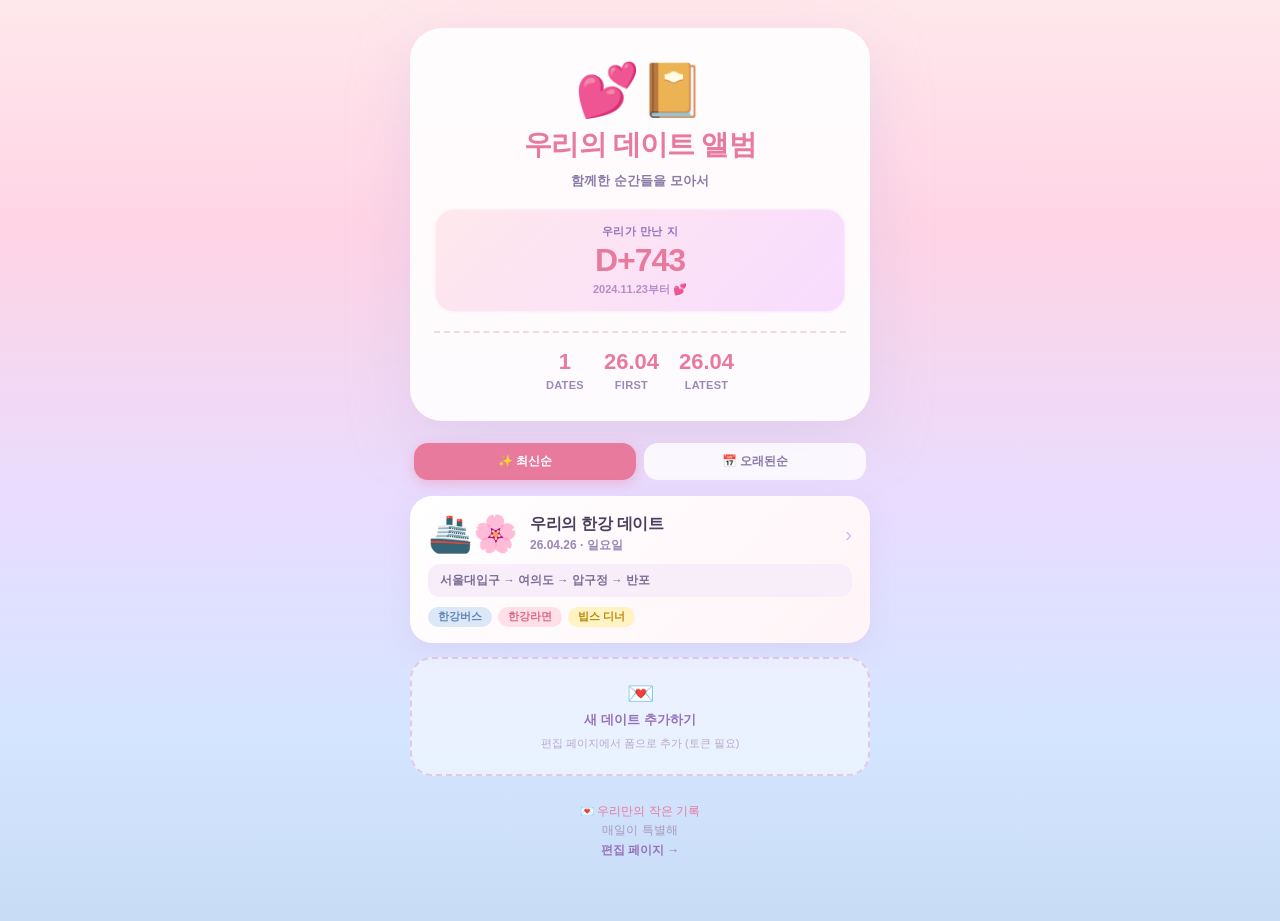
<file: index.html>
<!DOCTYPE html>
<html lang="ko">
<head>
<meta charset="UTF-8">
<meta name="viewport" content="width=device-width, initial-scale=1.0">
<title>우리의 데이트 앨범 💕</title>
<style>
  * { margin: 0; padding: 0; box-sizing: border-box; }
  html, body { -webkit-font-smoothing: antialiased; }
  body {
    font-family: 'Apple SD Gothic Neo', 'Malgun Gothic', -apple-system, sans-serif;
    background: linear-gradient(180deg, #FFE8EC 0%, #FFD4E5 25%, #E8DCFF 55%, #D4E5FF 80%, #C8DCF5 100%);
    padding: 28px 16px 60px;
    color: #4A3F5C;
    min-height: 100vh;
  }
  .container { max-width: 460px; margin: 0 auto; }

  .cover {
    background: rgba(255, 255, 255, 0.9);
    border-radius: 32px;
    padding: 36px 24px 28px;
    box-shadow: 0 20px 60px rgba(200, 180, 220, 0.35);
    text-align: center;
    margin-bottom: 22px;
  }
  .cover .emoji { font-size: 52px; margin-bottom: 10px; line-height: 1; }
  .cover h1 {
    font-size: 28px;
    color: #E87A9E;
    font-weight: 800;
    letter-spacing: -0.8px;
    margin-bottom: 8px;
  }
  .cover .subtitle {
    font-size: 13px;
    color: #8B7BA8;
    font-weight: 600;
    margin-bottom: 18px;
  }

  .anniversary {
    background: linear-gradient(135deg, #FFE8EC 0%, #F8DCFF 100%);
    border-radius: 20px;
    padding: 16px 14px;
    margin-bottom: 18px;
    display: flex;
    flex-direction: column;
    align-items: center;
    gap: 2px;
    box-shadow: inset 0 0 0 1.5px rgba(255, 255, 255, 0.7);
  }
  .anniversary .anni-label { font-size: 11px; color: #9670BA; font-weight: 700; letter-spacing: 0.5px; }
  .anniversary .anni-days { font-size: 32px; font-weight: 900; color: #E87A9E; letter-spacing: -1px; line-height: 1.1; margin: 2px 0; }
  .anniversary .anni-since { font-size: 11px; color: #B88BC8; font-weight: 600; }

  .cover .stats {
    display: flex;
    justify-content: center;
    gap: 20px;
    padding-top: 16px;
    border-top: 2px dashed #F8D4E0;
  }
  .cover .stat { text-align: center; }
  .cover .stat .num { font-size: 22px; font-weight: 800; color: #E87A9E; display: block; }
  .cover .stat .label { font-size: 11px; color: #9B88B8; font-weight: 700; margin-top: 2px; letter-spacing: 0.3px; }

  .toolbar { display: flex; gap: 8px; margin-bottom: 16px; padding: 0 4px; }
  .chip {
    flex: 1; padding: 10px;
    background: rgba(255, 255, 255, 0.8);
    border: none; border-radius: 14px;
    font-size: 12px; font-weight: 700;
    color: #8B7BA8; cursor: pointer;
    font-family: inherit; transition: all 0.2s;
  }
  .chip.active { background: #E87A9E; color: #FFF; box-shadow: 0 4px 12px rgba(232, 122, 158, 0.35); }

  .card-list { display: flex; flex-direction: column; gap: 14px; }

  .date-card {
    background: rgba(255, 255, 255, 0.92);
    border-radius: 22px;
    padding: 18px 18px 16px;
    box-shadow: 0 8px 24px rgba(200, 180, 220, 0.25);
    text-decoration: none; color: inherit;
    display: block; position: relative; overflow: hidden;
    transition: transform 0.15s, box-shadow 0.15s;
  }
  .date-card:hover { transform: translateY(-2px); box-shadow: 0 14px 32px rgba(200, 180, 220, 0.4); }
  .date-card .top-row { display: flex; align-items: center; gap: 12px; margin-bottom: 10px; }
  .date-card .big-emoji { font-size: 36px; line-height: 1; flex-shrink: 0; }
  .date-card .title-block { flex: 1; min-width: 0; }
  .date-card .title {
    font-size: 16px; font-weight: 800; color: #4A3F5C;
    letter-spacing: -0.3px; margin-bottom: 2px;
    white-space: nowrap; overflow: hidden; text-overflow: ellipsis;
  }
  .date-card .date-text { font-size: 12px; color: #9B88B8; font-weight: 700; }
  .date-card .arrow { font-size: 20px; color: #D4B8E8; flex-shrink: 0; }
  .date-card .route {
    font-size: 11.5px; color: #7A6B94; line-height: 1.5;
    background: #F8EEFA; padding: 8px 12px; border-radius: 12px;
    margin-bottom: 10px; font-weight: 600;
  }
  .date-card .tags { display: flex; flex-wrap: wrap; gap: 6px; }
  .date-card .tag {
    padding: 3px 10px; background: #FFE0E8; border-radius: 10px;
    font-size: 10.5px; color: #D96B8A; font-weight: 700;
  }
  .date-card .tag.blue { background: #DCE8F7; color: #5E87B8; }
  .date-card .tag.purple { background: #ECDCF7; color: #9670BA; }
  .date-card .tag.yellow { background: #FFF3C4; color: #B8860B; }
  .date-card .tag.green { background: #E0F0E6; color: #5A9670; }

  .date-card.theme-pink { background: linear-gradient(135deg, #FFFFFF 0%, #FFF4F7 100%); }
  .date-card.theme-blue { background: linear-gradient(135deg, #FFFFFF 0%, #F0F6FC 100%); }
  .date-card.theme-purple { background: linear-gradient(135deg, #FFFFFF 0%, #F8F3FC 100%); }
  .date-card.theme-yellow { background: linear-gradient(135deg, #FFFFFF 0%, #FFFAEB 100%); }
  .date-card.theme-green { background: linear-gradient(135deg, #FFFFFF 0%, #F0F8F3 100%); }

  .date-card .has-review {
    display: inline-block; margin-left: 6px;
    font-size: 10px; color: #E87A9E;
  }
  .date-card .photo-count {
    display: inline-block;
    font-size: 10px; color: #8B7BA8;
    margin-left: 6px;
  }

  .add-card {
    margin-top: 14px; padding: 22px;
    border: 2.5px dashed #E0C8E8; border-radius: 22px;
    background: rgba(255, 255, 255, 0.5);
    text-align: center; color: #9670BA;
    font-size: 13px; font-weight: 700;
    text-decoration: none; display: block;
    transition: all 0.2s;
  }
  .add-card:hover { background: rgba(255, 255, 255, 0.8); border-color: #B88BC8; }
  .add-card .plus { font-size: 22px; display: block; margin-bottom: 4px; }
  .add-card .hint { font-size: 11px; color: #B8A8CC; margin-top: 6px; font-weight: 500; line-height: 1.5; }

  .empty { text-align: center; padding: 50px 20px; color: #B8A8CC; font-size: 13px; font-weight: 600; }

  .footer {
    margin-top: 26px; text-align: center;
    font-size: 11.5px; color: #A89BB9;
    font-weight: 500; line-height: 1.7;
  }
  .footer .heart { color: #E87A9E; }
  .footer a { color: #9670BA; text-decoration: none; font-weight: 700; }
</style>
</head>
<body>
  <div class="container">

    <div class="cover">
      <div class="emoji">💕📔</div>
      <h1>우리의 데이트 앨범</h1>
      <div class="subtitle">함께한 순간들을 모아서</div>

      <div class="anniversary">
        <span class="anni-label">우리가 만난 지</span>
        <span class="anni-days" id="anni-days">D+0</span>
        <span class="anni-since">2024.11.23부터 💕</span>
      </div>

      <div class="stats">
        <div class="stat"><span class="num" id="stat-count">0</span><span class="label">DATES</span></div>
        <div class="stat"><span class="num" id="stat-first">—</span><span class="label">FIRST</span></div>
        <div class="stat"><span class="num" id="stat-latest">—</span><span class="label">LATEST</span></div>
      </div>
    </div>

    <div class="toolbar">
      <button class="chip active" data-sort="newest">✨ 최신순</button>
      <button class="chip" data-sort="oldest">📅 오래된순</button>
    </div>

    <div class="card-list" id="card-list">
      <div class="empty">불러오는 중…</div>
    </div>

    <a class="add-card" href="/edit">
      <span class="plus">💌</span>
      새 데이트 추가하기
      <div class="hint">편집 페이지에서 폼으로 추가 (토큰 필요)</div>
    </a>

    <div class="footer">
      💌 <span class="heart">우리만의 작은 기록</span><br>
      매일이 특별해<br>
      <a href="/edit">편집 페이지 →</a>
    </div>

  </div>

<script>
  function updateAnniversary() {
    const start = new Date(2024, 10, 23);
    const today = new Date();
    start.setHours(0, 0, 0, 0);
    today.setHours(0, 0, 0, 0);
    const diff = Math.floor((today - start) / (1000 * 60 * 60 * 24)) + 1;
    document.getElementById('anni-days').textContent = 'D+' + diff;
  }

  function formatDate(isoDate) {
    if (!isoDate) return '';
    const [y, m, d] = isoDate.split('-');
    return `${y.slice(2)}.${m}.${d}`;
  }

  let DATES = [];
  let currentSort = 'newest';
  const list = document.getElementById('card-list');

  function render() {
    const sorted = [...DATES].sort((a, b) =>
      currentSort === 'newest' ? b.date.localeCompare(a.date) : a.date.localeCompare(b.date)
    );

    document.getElementById('stat-count').textContent = DATES.length;
    if (DATES.length > 0) {
      const dates = DATES.map(d => d.date).sort();
      document.getElementById('stat-first').textContent = formatDate(dates[0]).slice(0, 5);
      document.getElementById('stat-latest').textContent = formatDate(dates[dates.length - 1]).slice(0, 5);
    }

    if (sorted.length === 0) {
      list.innerHTML = '<div class="empty">아직 데이트가 없어요<br>첫 번째 데이트를 추가해볼까요? 💕</div>';
      return;
    }

    list.innerHTML = sorted.map(d => {
      const reviewIcon = d.review && d.review.trim() ? '<span class="has-review">📝</span>' : '';
      const photoIcon = d.photos && d.photos.length > 0 ? `<span class="photo-count">📷 ${d.photos.length}</span>` : '';
      const tags = (d.tags || []).map(t => `<span class="tag ${t.color || ''}">${t.text}</span>`).join('');
      return `
        <a class="date-card theme-${d.theme || 'pink'}" href="/date.html?id=${encodeURIComponent(d.id)}">
          <div class="top-row">
            <div class="big-emoji">${d.emoji || '💕'}</div>
            <div class="title-block">
              <div class="title">${d.title}${reviewIcon}${photoIcon}</div>
              <div class="date-text">${formatDate(d.date)}${d.weekday ? ' · ' + d.weekday : ''}</div>
            </div>
            <div class="arrow">›</div>
          </div>
          ${d.route ? `<div class="route">${d.route}</div>` : ''}
          ${tags ? `<div class="tags">${tags}</div>` : ''}
        </a>
      `;
    }).join('');
  }

  document.querySelectorAll('.chip').forEach(btn => {
    btn.addEventListener('click', () => {
      document.querySelectorAll('.chip').forEach(b => b.classList.remove('active'));
      btn.classList.add('active');
      currentSort = btn.dataset.sort;
      render();
    });
  });

  updateAnniversary();

  fetch('/data/dates.json', { cache: 'no-store' })
    .then(r => r.json())
    .then(data => { DATES = Array.isArray(data) ? data : []; render(); })
    .catch(err => {
      console.error(err);
      list.innerHTML = '<div class="empty">데이터 불러오기 실패 😢</div>';
    });
</script>
</body>
</html>
</file>
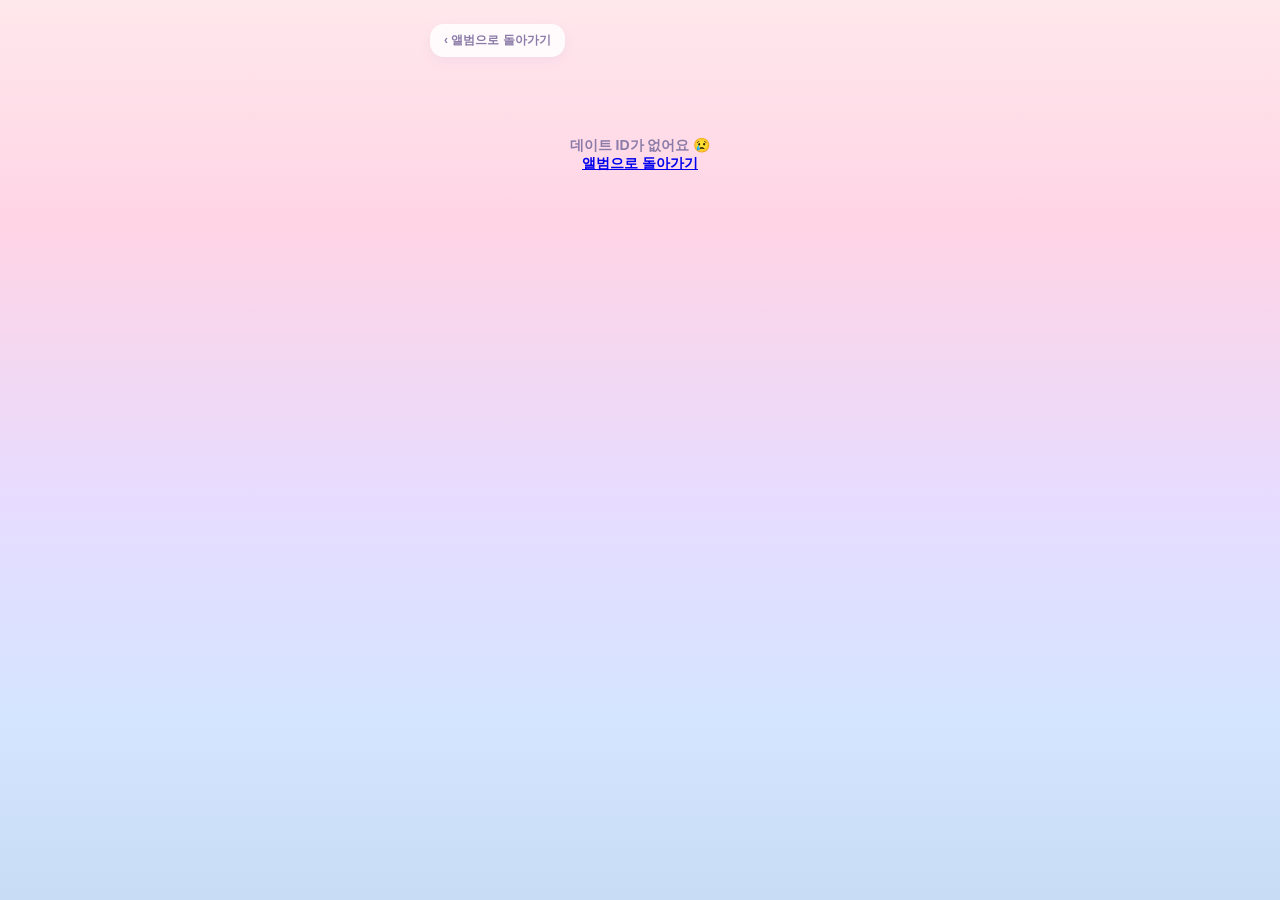
<file: date.html>
<!DOCTYPE html>
<html lang="ko">
<head>
<meta charset="UTF-8">
<meta name="viewport" content="width=device-width, initial-scale=1.0">
<title>우리의 데이트 💕</title>
<style>
  * { margin: 0; padding: 0; box-sizing: border-box; }
  html, body { -webkit-font-smoothing: antialiased; }
  body {
    font-family: 'Apple SD Gothic Neo', 'Malgun Gothic', -apple-system, sans-serif;
    background: linear-gradient(180deg, #FFE8EC 0%, #FFD4E5 25%, #E8DCFF 55%, #D4E5FF 80%, #C8DCF5 100%);
    padding: 24px 16px;
    color: #4A3F5C;
    min-height: 100vh;
  }
  .back-btn-wrap { max-width: 420px; margin: 0 auto 12px; }
  .back-btn {
    display: inline-flex; align-items: center; gap: 6px;
    padding: 8px 14px; background: rgba(255, 255, 255, 0.85);
    border-radius: 14px; font-size: 12px; font-weight: 700;
    color: #8B7BA8; text-decoration: none;
    box-shadow: 0 4px 12px rgba(200, 180, 220, 0.2);
  }
  .container {
    max-width: 420px; margin: 0 auto;
    background: rgba(255, 255, 255, 0.9);
    border-radius: 32px; padding: 32px 22px;
    box-shadow: 0 20px 60px rgba(200, 180, 220, 0.35);
  }

  .header { text-align: center; margin-bottom: 24px; padding-bottom: 20px; border-bottom: 2px dashed #F8D4E0; }
  .header .emoji { font-size: 42px; margin-bottom: 8px; line-height: 1; }
  .header h1 { font-size: 24px; color: #E87A9E; font-weight: 800; letter-spacing: -0.8px; margin-bottom: 6px; }
  .header .date { font-size: 13px; color: #8B7BA8; font-weight: 700; margin-bottom: 4px; }
  .header .route {
    display: inline-block; font-size: 11.5px; color: #9B88B8;
    background: #F8EEFA; padding: 5px 12px; border-radius: 12px;
    margin-top: 6px; font-weight: 600;
  }

  .section-label { display: flex; align-items: center; margin: 20px 0 12px 0; gap: 8px; }
  .section-label:first-of-type { margin-top: 4px; }
  .section-label .dot { width: 8px; height: 8px; border-radius: 50%; }
  .section-label .text { font-size: 12px; font-weight: 800; letter-spacing: 0.5px; }
  .section-label .line { flex: 1; height: 1px; background: #EADFF0; }
  .sec-1 .dot { background: #F4A6A6; } .sec-1 .text { color: #D96B6B; }
  .sec-2 .dot { background: #A8C5E8; } .sec-2 .text { color: #5E87B8; }
  .sec-3 .dot { background: #FFC857; } .sec-3 .text { color: #C88510; }
  .sec-4 .dot { background: #A8D8B9; } .sec-4 .text { color: #5A9670; }

  .item { display: flex; gap: 12px; margin-bottom: 10px; align-items: stretch; }
  .time-col { flex-shrink: 0; width: 54px; display: flex; flex-direction: column; align-items: center; padding-top: 12px; }
  .time-badge {
    font-size: 13px; font-weight: 800; color: #4A3F5C;
    background: #FFFFFF; padding: 4px 8px; border-radius: 10px;
    border: 2px solid #FFD4E5; letter-spacing: -0.3px;
  }
  .item.highlight .time-badge { background: #FFE8A3; border-color: #FFC857; color: #8B5A00; }
  .item.boat .time-badge { border-color: #A8C5E8; }
  .item.food .time-badge { border-color: #F4A6A6; }
  .item.cafe .time-badge { border-color: #D4B8E8; }
  .item.walk .time-badge { border-color: #A8D8B9; }

  .card-ti {
    flex: 1; background: #FFFFFF; border-radius: 16px; padding: 12px 14px;
    box-shadow: 0 2px 10px rgba(200, 180, 220, 0.15); position: relative;
  }
  .item.highlight .card-ti { background: linear-gradient(135deg, #FFF4D6 0%, #FFE8C2 100%); border: 2px solid #FFD88A; }
  .item.boat .card-ti { background: linear-gradient(135deg, #EDF4FC 0%, #DCE8F7 100%); }
  .item.food .card-ti { background: linear-gradient(135deg, #FFF0F0 0%, #FFE0E0 100%); }
  .item.cafe .card-ti { background: linear-gradient(135deg, #F5EDFB 0%, #ECDCF7 100%); }
  .item.walk .card-ti { background: linear-gradient(135deg, #EEF8F1 0%, #DEEFE4 100%); }

  .card-ti .title { font-size: 15px; font-weight: 800; color: #4A3F5C; margin-bottom: 4px; letter-spacing: -0.3px; }
  .card-ti .desc { font-size: 12px; color: #7A6B94; line-height: 1.55; }
  .card-ti .tag {
    display: inline-block; padding: 2px 9px; background: #FFE0E8;
    border-radius: 10px; font-size: 10px; color: #D96B8A;
    margin-top: 6px; font-weight: 700;
  }
  .card-ti .tag.yellow { background: #FFF3C4; color: #B8860B; }
  .card-ti .tag.blue { background: #DCE8F7; color: #5E87B8; }
  .card-ti .tag.green { background: #E0F0E6; color: #5A9670; }
  .card-ti .tag.purple { background: #ECDCF7; color: #9670BA; }

  .transport {
    display: flex; align-items: center; gap: 8px;
    margin: 0 0 10px 66px; padding: 6px 12px;
    background: rgba(255, 255, 255, 0.6); border-radius: 20px;
    border-left: 3px solid #D4B8E8;
  }
  .transport .arrow { font-size: 14px; color: #B8A8CC; }
  .transport .mode { font-size: 11px; color: #8B7BA8; font-weight: 700; letter-spacing: 0.2px; }
  .transport .duration { font-size: 10px; color: #B8A8CC; font-weight: 600; margin-left: auto; }
  .transport.boat-mode { background: linear-gradient(90deg, #EDF4FC, #DCE8F7); border-left-color: #5E87B8; }
  .transport.boat-mode .mode { color: #5E87B8; }
  .transport.subway-mode { background: linear-gradient(90deg, #F5EDFB, #ECDCF7); border-left-color: #9670BA; }
  .transport.subway-mode .mode { color: #9670BA; }
  .transport.walk-mode { background: linear-gradient(90deg, #EEF8F1, #DEEFE4); border-left-color: #6BA37E; }
  .transport.walk-mode .mode { color: #6BA37E; }
  .transport.car-mode { background: linear-gradient(90deg, #FFF0F0, #FFE0E0); border-left-color: #D96B6B; }
  .transport.car-mode .mode { color: #D96B6B; }

  .info-box {
    margin-top: 16px; padding: 14px;
    background: #FFF8E8; border-radius: 14px;
    border: 1.5px dashed #FFD88A;
  }
  .info-box .info-title { font-size: 12px; font-weight: 800; color: #B8860B; margin-bottom: 6px; }
  .info-box .info-list { font-size: 11.5px; color: #8B6B2B; line-height: 1.8; }
  .info-box .info-list div { padding-left: 14px; position: relative; }
  .info-box .info-list div::before { content: '✓'; position: absolute; left: 0; color: #D4900F; font-weight: 800; }

  /* Photos */
  .section-photos { margin-top: 22px; }
  .section-photos .sec-head {
    font-size: 13px; font-weight: 800;
    color: #9670BA; margin-bottom: 10px;
    display: flex; align-items: center; gap: 6px;
  }
  .photo-grid {
    display: grid;
    grid-template-columns: repeat(2, 1fr);
    gap: 8px;
  }
  .photo-grid img {
    width: 100%; aspect-ratio: 1 / 1; object-fit: cover;
    border-radius: 12px; box-shadow: 0 2px 8px rgba(200, 180, 220, 0.3);
    cursor: pointer; transition: transform 0.15s;
  }
  .photo-grid img:hover { transform: scale(1.02); }

  /* Review */
  .review-box {
    margin-top: 22px; padding: 18px 16px;
    background: linear-gradient(135deg, #FFF4F7 0%, #F8EEFA 100%);
    border-radius: 18px;
    border: 1.5px solid #F8D4E0;
  }
  .review-box .r-head {
    font-size: 13px; font-weight: 800;
    color: #E87A9E; margin-bottom: 8px;
    display: flex; align-items: center; gap: 6px;
  }
  .review-box .r-body {
    font-size: 13px; color: #6A5A82; line-height: 1.75;
    white-space: pre-wrap; word-break: break-word;
  }

  .footer {
    margin-top: 24px; padding: 16px;
    background: linear-gradient(135deg, #FFE8EC 0%, #E8DCFF 100%);
    border-radius: 20px; text-align: center;
    font-size: 13px; color: #6A5A82; line-height: 1.7; font-weight: 600;
  }
  .footer .heart { color: #E87A9E; font-weight: 800; font-size: 14px; }
  .footer .small { display: block; font-size: 11px; color: #A89BB9; margin-top: 6px; font-weight: 500; }

  .loading, .error {
    max-width: 420px; margin: 80px auto;
    text-align: center; color: #8B7BA8;
    font-size: 14px; font-weight: 600;
  }

  /* Lightbox */
  .lightbox {
    position: fixed; inset: 0;
    background: rgba(50, 30, 60, 0.85);
    display: none; align-items: center; justify-content: center;
    z-index: 1000; padding: 20px;
    backdrop-filter: blur(6px);
  }
  .lightbox.open { display: flex; }
  .lightbox img { max-width: 100%; max-height: 90vh; border-radius: 12px; }
  .lightbox .close {
    position: absolute; top: 20px; right: 20px;
    color: white; font-size: 28px; cursor: pointer;
    background: rgba(0,0,0,0.3); width: 40px; height: 40px;
    border-radius: 50%; display: flex; align-items: center; justify-content: center;
  }
</style>
</head>
<body>
  <div class="back-btn-wrap">
    <a href="/" class="back-btn">‹ 앨범으로 돌아가기</a>
  </div>

  <div id="root">
    <div class="loading">불러오는 중… 💕</div>
  </div>

  <div class="lightbox" id="lightbox" onclick="this.classList.remove('open')">
    <div class="close">×</div>
    <img id="lb-img" alt="">
  </div>

<script>
  const params = new URLSearchParams(location.search);
  const id = params.get('id');
  const root = document.getElementById('root');

  function escapeHtml(str) {
    if (str == null) return '';
    return String(str);
  }

  function renderEntry(e) {
    if (e.type === 'transport') {
      return `
        <div class="transport ${e.mode || ''}">
          <span class="arrow">↓</span>
          <span class="mode">${escapeHtml(e.label)}</span>
          ${e.duration ? `<span class="duration">${escapeHtml(e.duration)}</span>` : ''}
        </div>
      `;
    }
    const cls = ['item'];
    if (e.category) cls.push(e.category);
    if (e.highlight) cls.push('highlight');
    const tagHtml = e.tag && e.tag.text
      ? `<span class="tag ${e.tag.color || ''}">${escapeHtml(e.tag.text)}</span>`
      : '';
    return `
      <div class="${cls.join(' ')}">
        <div class="time-col"><div class="time-badge">${escapeHtml(e.time)}</div></div>
        <div class="card-ti">
          <div class="title">${escapeHtml(e.title)}</div>
          ${e.desc ? `<div class="desc">${e.desc}</div>` : ''}
          ${tagHtml}
        </div>
      </div>
    `;
  }

  function renderSection(s) {
    return `
      <div class="section-label ${s.colorClass || 'sec-1'}">
        <div class="dot"></div>
        <div class="text">${escapeHtml(s.label)}</div>
        <div class="line"></div>
      </div>
      ${(s.entries || []).map(renderEntry).join('')}
    `;
  }

  function renderDate(d) {
    document.title = `${d.title} 💕`;

    const sectionsHtml = (d.sections || []).map(renderSection).join('');
    const checklistHtml = (d.checklist && d.checklist.length > 0) ? `
      <div class="info-box">
        <div class="info-title">📌 꼭 챙길 것</div>
        <div class="info-list">
          ${d.checklist.map(c => `<div>${escapeHtml(c)}</div>`).join('')}
        </div>
      </div>
    ` : '';

    const photosHtml = (d.photos && d.photos.length > 0) ? `
      <div class="section-photos">
        <div class="sec-head">📷 사진</div>
        <div class="photo-grid">
          ${d.photos.map((src, i) => `<img src="${src}" alt="photo ${i+1}" loading="lazy" onclick="openLightbox('${src}')">`).join('')}
        </div>
      </div>
    ` : '';

    const reviewHtml = (d.review && d.review.trim()) ? `
      <div class="review-box">
        <div class="r-head">💌 후기</div>
        <div class="r-body">${escapeHtml(d.review)}</div>
      </div>
    ` : '';

    const footerHtml = (d.footerHeart || d.footerSub || d.footerSmall) ? `
      <div class="footer">
        ${d.footerHeart ? `💌 <span class="heart">${escapeHtml(d.footerHeart)}</span><br>` : ''}
        ${d.footerSub ? `${escapeHtml(d.footerSub)}` : ''}
        ${d.footerSmall ? `<span class="small">${escapeHtml(d.footerSmall)}</span>` : ''}
      </div>
    ` : '';

    root.innerHTML = `
      <div class="container">
        <div class="header">
          <div class="emoji">${escapeHtml(d.emoji || '💕')}</div>
          <h1>${escapeHtml(d.title)}</h1>
          <div class="date">${escapeHtml(d.weekday || '')}${d.subtitle ? ' · ' + escapeHtml(d.subtitle) : ''}</div>
          ${d.route ? `<div class="route">${escapeHtml(d.route)}</div>` : ''}
        </div>
        ${sectionsHtml}
        ${checklistHtml}
        ${photosHtml}
        ${reviewHtml}
        ${footerHtml}
      </div>
    `;
  }

  function openLightbox(src) {
    document.getElementById('lb-img').src = src;
    document.getElementById('lightbox').classList.add('open');
  }
  window.openLightbox = openLightbox;

  if (!id) {
    root.innerHTML = '<div class="error">데이트 ID가 없어요 😢<br><a href="/">앨범으로 돌아가기</a></div>';
  } else {
    fetch('/data/dates.json', { cache: 'no-store' })
      .then(r => r.json())
      .then(dates => {
        const d = dates.find(x => x.id === id);
        if (!d) {
          root.innerHTML = '<div class="error">해당 데이트를 찾을 수 없어요 😢<br><a href="/">앨범으로 돌아가기</a></div>';
          return;
        }
        renderDate(d);
      })
      .catch(err => {
        console.error(err);
        root.innerHTML = '<div class="error">불러오기 실패 😢<br><a href="/">앨범으로 돌아가기</a></div>';
      });
  }
</script>
</body>
</html>
</file>
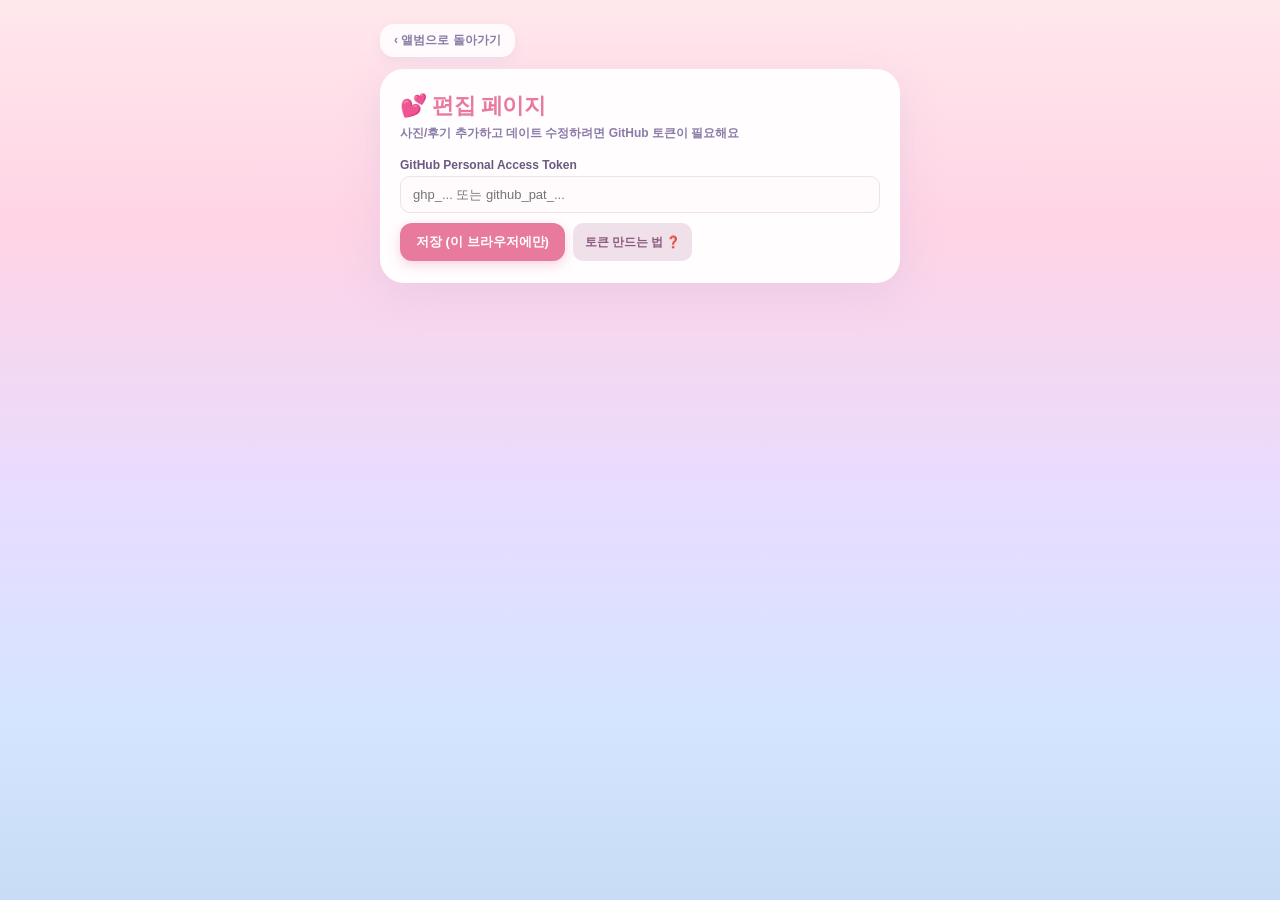
<file: edit.html>
<!DOCTYPE html>
<html lang="ko">
<head>
<meta charset="UTF-8">
<meta name="viewport" content="width=device-width, initial-scale=1.0">
<title>데이트 앨범 편집 💕</title>
<style>
  * { margin: 0; padding: 0; box-sizing: border-box; }
  html, body { -webkit-font-smoothing: antialiased; }
  body {
    font-family: 'Apple SD Gothic Neo', 'Malgun Gothic', -apple-system, sans-serif;
    background: linear-gradient(180deg, #FFE8EC 0%, #FFD4E5 25%, #E8DCFF 55%, #D4E5FF 80%, #C8DCF5 100%);
    padding: 24px 16px 60px;
    color: #4A3F5C;
    min-height: 100vh;
  }
  .wrap { max-width: 520px; margin: 0 auto; }

  .back-link {
    display: inline-block; margin-bottom: 12px;
    padding: 8px 14px; background: rgba(255, 255, 255, 0.85);
    border-radius: 14px; font-size: 12px; font-weight: 700;
    color: #8B7BA8; text-decoration: none;
    box-shadow: 0 4px 12px rgba(200, 180, 220, 0.2);
  }

  .panel {
    background: rgba(255, 255, 255, 0.95);
    border-radius: 24px;
    padding: 22px 20px;
    box-shadow: 0 12px 40px rgba(200, 180, 220, 0.3);
    margin-bottom: 16px;
  }

  h1 { font-size: 22px; color: #E87A9E; font-weight: 800; margin-bottom: 4px; letter-spacing: -0.5px; }
  .sub { font-size: 12px; color: #8B7BA8; font-weight: 600; margin-bottom: 16px; }

  label { display: block; font-size: 12px; font-weight: 800; color: #6A5A82; margin-bottom: 4px; margin-top: 12px; }
  label .hint { font-weight: 500; color: #A89BB9; margin-left: 6px; font-size: 11px; }

  input[type=text], input[type=date], textarea, select {
    width: 100%; padding: 10px 12px;
    border: 1.5px solid #F0E0EA; border-radius: 10px;
    font-size: 13px; color: #4A3F5C; font-family: inherit;
    background: #FFFBFC; transition: border-color 0.15s;
  }
  input:focus, textarea:focus, select:focus { outline: none; border-color: #E87A9E; }
  textarea { resize: vertical; min-height: 80px; }

  .row { display: flex; gap: 8px; }
  .row > * { flex: 1; }

  button {
    padding: 10px 16px; border: none; border-radius: 12px;
    font-size: 13px; font-weight: 700; cursor: pointer;
    font-family: inherit; transition: all 0.15s;
  }
  .btn-primary { background: #E87A9E; color: white; box-shadow: 0 4px 12px rgba(232, 122, 158, 0.3); }
  .btn-primary:hover { background: #D96B8A; }
  .btn-primary:disabled { background: #DFC8D0; cursor: not-allowed; box-shadow: none; }
  .btn-claude {
    background: linear-gradient(135deg, #9670BA 0%, #E87A9E 100%);
    color: white;
    box-shadow: 0 4px 14px rgba(150, 112, 186, 0.35);
  }
  .btn-claude:hover { filter: brightness(1.05); }
  .btn-claude:disabled { opacity: 0.5; cursor: not-allowed; }
  .btn-secondary { background: #F0E0EA; color: #8B5A7C; }
  .btn-danger { background: #FFE0E0; color: #D96B6B; }
  .btn-sm { padding: 6px 12px; font-size: 11.5px; border-radius: 10px; }

  .token-status {
    display: flex; align-items: center; gap: 8px;
    padding: 10px 12px; background: #F0FAF3; border-radius: 10px;
    font-size: 12px; color: #5A9670; font-weight: 600;
    margin-bottom: 12px;
  }
  .token-status.bad { background: #FFF0F0; color: #D96B6B; }

  .date-list { display: flex; flex-direction: column; gap: 8px; margin-top: 12px; }
  .date-item {
    padding: 12px 14px; background: #FBF5FA; border-radius: 12px;
    display: flex; align-items: center; gap: 10px; cursor: pointer;
    border: 2px solid transparent; transition: all 0.15s;
  }
  .date-item:hover { background: #F5EDFA; }
  .date-item.selected { border-color: #E87A9E; background: #FFF4F7; }
  .date-item .emoji { font-size: 22px; flex-shrink: 0; }
  .date-item .info { flex: 1; min-width: 0; }
  .date-item .t { font-size: 13px; font-weight: 800; color: #4A3F5C; white-space: nowrap; overflow: hidden; text-overflow: ellipsis; }
  .date-item .d { font-size: 11px; color: #9B88B8; font-weight: 700; }
  .date-item .badges { display: flex; gap: 4px; flex-shrink: 0; }
  .date-item .badge { font-size: 10px; padding: 2px 6px; border-radius: 8px; background: #FFE0E8; color: #D96B8A; font-weight: 700; }

  .photo-drop {
    margin-top: 8px; padding: 20px; border: 2.5px dashed #E0C8E8;
    border-radius: 14px; text-align: center; color: #9670BA;
    font-size: 13px; font-weight: 700; cursor: pointer; background: rgba(255,255,255,0.4);
    transition: all 0.15s;
  }
  .photo-drop:hover, .photo-drop.drag { background: rgba(255,255,255,0.8); border-color: #B88BC8; }
  .photo-drop .small { font-size: 11px; color: #B8A8CC; margin-top: 4px; font-weight: 500; }

  .photo-grid { display: grid; grid-template-columns: repeat(3, 1fr); gap: 6px; margin-top: 10px; }
  .photo-cell { position: relative; aspect-ratio: 1/1; border-radius: 10px; overflow: hidden; }
  .photo-cell img { width: 100%; height: 100%; object-fit: cover; }
  .photo-cell .rm {
    position: absolute; top: 4px; right: 4px; width: 22px; height: 22px;
    border-radius: 50%; background: rgba(0,0,0,0.65); color: white;
    display: flex; align-items: center; justify-content: center;
    font-size: 14px; cursor: pointer; line-height: 1;
  }

  .list-row { display: flex; gap: 6px; margin-bottom: 6px; align-items: center; }
  .list-row input { flex: 1; }
  .list-row .rm-row { flex: 0 0 auto; padding: 8px 10px; border-radius: 8px; background: #FFE0E0; color: #D96B6B; cursor: pointer; font-size: 11px; font-weight: 700; border: none; }

  .toast {
    position: fixed; bottom: 20px; left: 50%; transform: translateX(-50%);
    padding: 10px 18px; background: rgba(74, 63, 92, 0.95); color: white;
    border-radius: 20px; font-size: 13px; font-weight: 700;
    opacity: 0; pointer-events: none; transition: opacity 0.2s;
    z-index: 1000;
  }
  .toast.show { opacity: 1; }
  .toast.err { background: #D96B6B; }

  .hidden { display: none !important; }

  .advanced-toggle {
    margin-top: 14px; padding: 10px; text-align: center;
    background: #F8EEFA; border-radius: 10px; font-size: 12px;
    font-weight: 700; color: #9670BA; cursor: pointer;
  }
  .advanced-body { margin-top: 10px; }

  .guide {
    background: #FFF8E8; border-left: 4px solid #FFC857;
    padding: 12px 14px; border-radius: 10px;
    font-size: 12px; color: #8B6B2B; line-height: 1.6;
  }
  .guide a { color: #B8860B; font-weight: 800; }
  .guide code { background: #FFE8A3; padding: 1px 6px; border-radius: 4px; font-family: monospace; font-size: 11px; }
</style>
</head>
<body>
<div class="wrap">
  <a href="/" class="back-link">‹ 앨범으로 돌아가기</a>

  <!-- ============ TOKEN PANEL ============ -->
  <div class="panel" id="token-panel">
    <h1>💕 편집 페이지</h1>
    <div class="sub">사진/후기 추가하고 데이트 수정하려면 GitHub 토큰이 필요해요</div>

    <div id="token-status-wrap"></div>

    <div id="token-input-wrap">
      <label>GitHub Personal Access Token</label>
      <input type="text" id="token-input" placeholder="ghp_... 또는 github_pat_..." autocomplete="off">
      <div style="display: flex; gap: 8px; margin-top: 10px;">
        <button class="btn-primary" onclick="saveToken()">저장 (이 브라우저에만)</button>
        <button class="btn-secondary btn-sm" onclick="showHelp()">토큰 만드는 법 ❓</button>
      </div>

      <div class="guide hidden" id="help-box" style="margin-top: 12px;">
        <b>토큰 만드는 법 (한 번만):</b><br>
        1. <a href="https://github.com/settings/personal-access-tokens/new" target="_blank">이 링크</a> 클릭<br>
        2. <b>Token name</b>: "Date Album Editor" (아무거나)<br>
        3. <b>Expiration</b>: 원하는 기간 (1년 등)<br>
        4. <b>Repository access</b> → <code>Only select repositories</code> → <code>aeg6648/date_album</code><br>
        5. <b>Permissions</b> → <b>Repository permissions</b> → <code>Contents</code>를 <b>Read and write</b>로<br>
        6. <b>Generate token</b> → 나온 토큰 복사해서 위에 붙여넣기
      </div>
    </div>
  </div>

  <!-- ============ DATE LIST ============ -->
  <div class="panel hidden" id="list-panel">
    <h1>📔 데이트 목록</h1>
    <div class="sub">수정할 데이트를 클릭하거나, 새 데이트를 추가하세요</div>

    <button class="btn-claude" onclick="openClaudePanel()" style="width: 100%; margin-bottom: 8px;">🤖 Claude로 빠르게 추가 (API 키 필요)</button>
    <button class="btn-secondary" onclick="openPastePanel()" style="width: 100%; margin-bottom: 8px;">📋 양식 복붙으로 추가 (claude.ai 등)</button>
    <button class="btn-primary" style="width: 100%;" onclick="newDate()">＋ 빈 양식으로 추가</button>

    <div class="date-list" id="date-list"></div>
  </div>

  <!-- ============ CLAUDE PANEL ============ -->
  <div class="panel hidden" id="claude-panel">
    <h1>🤖 Claude에게 부탁하기</h1>
    <div class="sub">데이트 다녀온 얘기나 계획을 자유롭게 적어주세요. Claude가 양식에 맞게 정리해서 편집 폼을 채워줘요.</div>

    <div id="claude-key-wrap" class="hidden">
      <label>Anthropic API 키 <span class="hint">한 번만 입력 (이 브라우저에만 저장)</span></label>
      <input type="password" id="claude-key-input" placeholder="sk-ant-..." autocomplete="off">
      <div style="display: flex; gap: 8px; margin-top: 8px;">
        <button class="btn-primary btn-sm" onclick="saveClaudeKey()">저장</button>
        <button class="btn-secondary btn-sm" onclick="toggleClaudeHelp()">키 만드는 법 ❓</button>
      </div>
      <div class="guide hidden" id="claude-help" style="margin-top: 10px;">
        <b>Anthropic API 키 만드는 법:</b><br>
        1. <a href="https://console.anthropic.com/settings/keys" target="_blank">console.anthropic.com/settings/keys</a> 접속<br>
        2. <b>Create Key</b> 클릭 → 이름 아무거나 → 복사<br>
        3. 위 칸에 붙여넣기<br>
        <br>
        ⚠️ 무료 크레딧도 주고, 데이트 하나 생성에 약 1~2원 정도라 저렴해요.
      </div>
    </div>

    <div id="claude-input-wrap" class="hidden">
      <label id="claude-key-status" style="color: #5A9670;">✓ API 키 저장됨 <a href="#" onclick="clearClaudeKey(); return false;" style="color: #B8A8CC; font-weight: 500; font-size: 11px; margin-left: 6px;">[변경]</a></label>

      <label style="margin-top: 14px;">데이트 설명</label>
      <textarea id="claude-input" rows="8" placeholder="예시 1 (다녀온 후): 오늘 홍대 데이트 다녀왔어. 2시에 만나서 연남동 카페 B에서 커피 마시고 수다 떨다가, 홍대 CGV에서 영화 보고, 저녁엔 연남 파스타집 A에서 먹었어. 너무 좋았고 특히 영화가 재밌었어~&#10;&#10;예시 2 (계획): 다음주 토요일 성수 데이트 계획. 오후 1시에 성수역에서 만나서 대림창고 카페 가고, 레스피스 성수 구경하고, 저녁은 성수 와인바에서~"></textarea>

      <div style="display: flex; gap: 8px; margin-top: 12px;">
        <button class="btn-claude" id="btn-ask-claude" onclick="askClaude()" style="flex: 1;">✨ Claude에게 생성 요청</button>
        <button class="btn-secondary" onclick="closeClaudePanel()">취소</button>
      </div>

      <div id="claude-status" style="margin-top: 12px; font-size: 12px; color: #8B7BA8; font-weight: 600;"></div>
    </div>
  </div>

  <!-- ============ PASTE PANEL ============ -->
  <div class="panel hidden" id="paste-panel">
    <h1>📋 양식 복붙으로 추가</h1>
    <div class="sub">claude.ai, ChatGPT 같은 데서 AI한테 양식 주고 답 받아 붙여넣으세요</div>

    <label>① 양식 복사</label>
    <div class="guide" style="margin-bottom: 8px;">
      <b>사용법:</b><br>
      1. 아래 <b>양식 복사</b> 클릭<br>
      2. <a href="https://claude.ai/new" target="_blank">claude.ai</a>(또는 ChatGPT)에 붙여넣고 맨 아래에 데이트 설명 추가<br>
      3. AI가 돌려준 JSON 전체를 복사해서 아래 ②에 붙여넣기
    </div>
    <button class="btn-claude" onclick="copyTemplate()" style="width: 100%;">📋 양식 클립보드에 복사</button>
    <div id="copy-status" style="font-size: 11px; color: #5A9670; margin-top: 6px; font-weight: 600; min-height: 14px;"></div>

    <label style="margin-top: 20px;">② AI가 준 결과 붙여넣기</label>
    <textarea id="paste-input" rows="10" placeholder="AI가 돌려준 JSON을 여기에 붙여넣으세요.&#10;JSON 앞뒤에 설명 붙어있어도 OK, ```json``` 코드블럭도 자동 처리."></textarea>

    <div style="display: flex; gap: 8px; margin-top: 12px;">
      <button class="btn-primary" onclick="parseAndFill()" style="flex: 1;">✨ 분석해서 폼에 넣기</button>
      <button class="btn-secondary" onclick="closePastePanel()">취소</button>
    </div>
    <div id="paste-status" style="margin-top: 10px; font-size: 12px; font-weight: 600;"></div>
  </div>

  <!-- ============ EDITOR ============ -->
  <div class="panel hidden" id="editor-panel">
    <h1 id="editor-title">✏️ 편집</h1>
    <div class="sub">저장 버튼 누르면 GitHub에 자동 커밋되고 사이트에 반영돼요 (약 30초)</div>

    <label>ID <span class="hint">고유값, 수정 불가 (예: 2026-04-26-hangang)</span></label>
    <input type="text" id="f-id">

    <div class="row">
      <div>
        <label>날짜</label>
        <input type="date" id="f-date">
      </div>
      <div>
        <label>요일</label>
        <input type="text" id="f-weekday" placeholder="일요일">
      </div>
    </div>

    <label>제목</label>
    <input type="text" id="f-title" placeholder="우리의 한강 데이트">

    <div class="row">
      <div>
        <label>이모지</label>
        <input type="text" id="f-emoji" placeholder="💕">
      </div>
      <div>
        <label>테마 컬러</label>
        <select id="f-theme">
          <option value="pink">🌸 Pink</option>
          <option value="blue">🌊 Blue</option>
          <option value="purple">💜 Purple</option>
          <option value="yellow">💛 Yellow</option>
          <option value="green">🌿 Green</option>
        </select>
      </div>
    </div>

    <label>부제 <span class="hint">선택</span></label>
    <input type="text" id="f-subtitle" placeholder="한강버스 & 빕스">

    <label>경로 <span class="hint">선택</span></label>
    <input type="text" id="f-route" placeholder="서울대입구 → 여의도 → 반포">

    <label>💌 후기</label>
    <textarea id="f-review" rows="5" placeholder="데이트 다녀온 소감을 자유롭게 써주세요 💕"></textarea>

    <label>📷 사진 <span class="hint" id="photo-count">0장</span></label>
    <div class="photo-drop" id="photo-drop">
      📷 사진 파일을 드래그하거나 클릭해서 업로드
      <div class="small">여러 장 한 번에 OK (JPG, PNG, HEIC 등)</div>
    </div>
    <input type="file" id="photo-input" accept="image/*" multiple class="hidden">
    <div class="photo-grid" id="photo-grid"></div>

    <label>🏷️ 태그 <span class="hint">카드에 표시되는 작은 라벨</span></label>
    <div id="tag-list"></div>
    <button class="btn-secondary btn-sm" onclick="addTag()" type="button">＋ 태그 추가</button>

    <label>📌 체크리스트 <span class="hint">꼭 챙길 것 등</span></label>
    <div id="checklist-list"></div>
    <button class="btn-secondary btn-sm" onclick="addChecklist()" type="button">＋ 항목 추가</button>

    <div class="advanced-toggle" onclick="toggleAdvanced()">🔧 고급 (타임라인 · 푸터 · JSON 직접 편집) ▾</div>
    <div class="advanced-body hidden" id="advanced-body">
      <div class="guide" style="margin-bottom: 12px;">
        타임라인(섹션/시간별 활동)은 구조가 복잡해서 폼으로 편집하기 어려워요.<br>
        새 타임라인이 필요하면 <b>Claude한테 부탁</b>하거나, 아래 JSON을 직접 수정하세요.
      </div>

      <label>푸터 - 한 줄 소감</label>
      <input type="text" id="f-footerHeart">
      <label>푸터 - 부제</label>
      <input type="text" id="f-footerSub">
      <label>푸터 - 작은 글씨</label>
      <input type="text" id="f-footerSmall">

      <label>Sections (타임라인 JSON)</label>
      <textarea id="f-sections" rows="10" style="font-family: monospace; font-size: 11px;"></textarea>
    </div>

    <div style="display: flex; gap: 8px; margin-top: 22px;">
      <button class="btn-primary" id="btn-save" onclick="saveDate()" style="flex: 1;">💾 저장하기</button>
      <button class="btn-danger" onclick="deleteDate()">🗑️ 삭제</button>
      <button class="btn-secondary" onclick="cancelEdit()">취소</button>
    </div>
  </div>
</div>

<div class="toast" id="toast"></div>

<script>
// ================================
// GitHub API 연동 (aeg6648/date_album)
// ================================
const REPO_OWNER = 'aeg6648';
const REPO_NAME = 'date_album';
const BRANCH = 'main';
const DATA_PATH = 'data/dates.json';

let TOKEN = localStorage.getItem('gh_token') || '';
let DATES = [];
let DATES_SHA = null;
let EDITING_INDEX = -1;     // -1 = new
let EDITING_COPY = null;    // working copy of current date being edited

function toast(msg, isErr) {
  const el = document.getElementById('toast');
  el.textContent = msg;
  el.className = 'toast show' + (isErr ? ' err' : '');
  setTimeout(() => el.classList.remove('show'), 2800);
}

function ghHeaders() {
  return {
    'Authorization': 'Bearer ' + TOKEN,
    'Accept': 'application/vnd.github+json',
    'X-GitHub-Api-Version': '2022-11-28',
  };
}

async function ghGet(path) {
  const url = `https://api.github.com/repos/${REPO_OWNER}/${REPO_NAME}/contents/${path}?ref=${BRANCH}`;
  const resp = await fetch(url, { headers: ghHeaders() });
  if (!resp.ok) {
    if (resp.status === 404) return null;
    throw new Error(`GitHub GET ${resp.status}: ${await resp.text()}`);
  }
  return resp.json();
}

async function ghPut(path, { content, message, sha }) {
  const url = `https://api.github.com/repos/${REPO_OWNER}/${REPO_NAME}/contents/${path}`;
  const body = { message, content, branch: BRANCH };
  if (sha) body.sha = sha;
  const resp = await fetch(url, {
    method: 'PUT',
    headers: { ...ghHeaders(), 'Content-Type': 'application/json' },
    body: JSON.stringify(body),
  });
  if (!resp.ok) {
    throw new Error(`GitHub PUT ${resp.status}: ${await resp.text()}`);
  }
  return resp.json();
}

function utf8ToBase64(str) {
  return btoa(unescape(encodeURIComponent(str)));
}
function base64ToUtf8(b64) {
  return decodeURIComponent(escape(atob(b64)));
}

// ================================
// TOKEN
// ================================
function showHelp() {
  document.getElementById('help-box').classList.toggle('hidden');
}

async function saveToken() {
  const t = document.getElementById('token-input').value.trim();
  if (!t) return toast('토큰을 입력해주세요', true);
  TOKEN = t;
  // verify by fetching repo
  try {
    const url = `https://api.github.com/repos/${REPO_OWNER}/${REPO_NAME}`;
    const resp = await fetch(url, { headers: ghHeaders() });
    if (!resp.ok) throw new Error(`인증 실패 (${resp.status}). 토큰 확인해주세요.`);
    localStorage.setItem('gh_token', t);
    toast('토큰 저장 완료! 💕');
    initApp();
  } catch (err) {
    toast(err.message, true);
    TOKEN = '';
  }
}

function clearToken() {
  localStorage.removeItem('gh_token');
  TOKEN = '';
  location.reload();
}

// ================================
// APP INIT
// ================================
async function initApp() {
  if (!TOKEN) {
    document.getElementById('token-panel').classList.remove('hidden');
    return;
  }
  // token exists — verify & show app
  document.getElementById('token-input-wrap').classList.add('hidden');
  document.getElementById('token-status-wrap').innerHTML = `
    <div class="token-status">
      ✓ 로그인됨
      <button class="btn-secondary btn-sm" style="margin-left: auto;" onclick="clearToken()">로그아웃</button>
    </div>
  `;
  await loadDates();
}

async function loadDates() {
  try {
    const file = await ghGet(DATA_PATH);
    if (!file) {
      DATES = []; DATES_SHA = null;
    } else {
      DATES = JSON.parse(base64ToUtf8(file.content));
      DATES_SHA = file.sha;
    }
    renderList();
    document.getElementById('list-panel').classList.remove('hidden');
  } catch (err) {
    toast('데이트 목록 불러오기 실패: ' + err.message, true);
  }
}

function renderList() {
  const el = document.getElementById('date-list');
  const sorted = [...DATES].map((d, i) => ({...d, _i: i}))
    .sort((a, b) => (b.date || '').localeCompare(a.date || ''));
  if (sorted.length === 0) {
    el.innerHTML = '<div style="text-align:center; color:#B8A8CC; padding:20px; font-size:12px;">아직 데이트가 없어요 💕</div>';
    return;
  }
  el.innerHTML = sorted.map(d => {
    const badges = [];
    if (d.review && d.review.trim()) badges.push('<span class="badge">📝 후기</span>');
    if (d.photos && d.photos.length) badges.push(`<span class="badge">📷 ${d.photos.length}</span>`);
    return `
      <div class="date-item" onclick="editDate(${d._i})">
        <div class="emoji">${d.emoji || '💕'}</div>
        <div class="info">
          <div class="t">${d.title || '(제목 없음)'}</div>
          <div class="d">${d.date || ''} · ${d.weekday || ''}</div>
        </div>
        <div class="badges">${badges.join('')}</div>
      </div>
    `;
  }).join('');
}

// ================================
// EDITOR
// ================================
function newDate() {
  EDITING_INDEX = -1;
  const today = new Date().toISOString().slice(0, 10);
  EDITING_COPY = {
    id: '',
    date: today,
    weekday: '',
    title: '',
    emoji: '💕',
    subtitle: '',
    route: '',
    theme: 'pink',
    tags: [],
    sections: [],
    checklist: [],
    review: '',
    photos: [],
    footerHeart: '',
    footerSub: '',
    footerSmall: '',
  };
  showEditor();
}

function editDate(i) {
  EDITING_INDEX = i;
  EDITING_COPY = JSON.parse(JSON.stringify(DATES[i]));
  showEditor();
}

function showEditor() {
  document.getElementById('list-panel').classList.add('hidden');
  document.getElementById('editor-panel').classList.remove('hidden');
  document.getElementById('editor-title').textContent =
    EDITING_INDEX === -1 ? '✨ 새 데이트' : '✏️ ' + (EDITING_COPY.title || '편집');

  const d = EDITING_COPY;
  document.getElementById('f-id').value = d.id || '';
  document.getElementById('f-date').value = d.date || '';
  document.getElementById('f-weekday').value = d.weekday || '';
  document.getElementById('f-title').value = d.title || '';
  document.getElementById('f-emoji').value = d.emoji || '';
  document.getElementById('f-subtitle').value = d.subtitle || '';
  document.getElementById('f-route').value = d.route || '';
  document.getElementById('f-theme').value = d.theme || 'pink';
  document.getElementById('f-review').value = d.review || '';
  document.getElementById('f-footerHeart').value = d.footerHeart || '';
  document.getElementById('f-footerSub').value = d.footerSub || '';
  document.getElementById('f-footerSmall').value = d.footerSmall || '';
  document.getElementById('f-sections').value = JSON.stringify(d.sections || [], null, 2);

  renderTags();
  renderChecklist();
  renderPhotos();
  window.scrollTo({ top: 0, behavior: 'smooth' });
}

function cancelEdit() {
  if (!confirm('편집 취소하고 목록으로 돌아갈까요?')) return;
  document.getElementById('editor-panel').classList.add('hidden');
  document.getElementById('list-panel').classList.remove('hidden');
  EDITING_INDEX = -1;
  EDITING_COPY = null;
}

// ---- Tags ----
function renderTags() {
  const el = document.getElementById('tag-list');
  el.innerHTML = (EDITING_COPY.tags || []).map((t, i) => `
    <div class="list-row">
      <input type="text" value="${escapeAttr(t.text || '')}" oninput="EDITING_COPY.tags[${i}].text=this.value" placeholder="태그 텍스트">
      <select onchange="EDITING_COPY.tags[${i}].color=this.value" style="max-width: 100px;">
        ${['pink','blue','purple','yellow','green'].map(c => `<option value="${c}" ${t.color===c?'selected':''}>${c}</option>`).join('')}
      </select>
      <button class="rm-row" onclick="EDITING_COPY.tags.splice(${i},1); renderTags()">X</button>
    </div>
  `).join('');
}
function addTag() {
  if (!EDITING_COPY.tags) EDITING_COPY.tags = [];
  EDITING_COPY.tags.push({ text: '', color: 'pink' });
  renderTags();
}

// ---- Checklist ----
function renderChecklist() {
  const el = document.getElementById('checklist-list');
  el.innerHTML = (EDITING_COPY.checklist || []).map((c, i) => `
    <div class="list-row">
      <input type="text" value="${escapeAttr(c)}" oninput="EDITING_COPY.checklist[${i}]=this.value">
      <button class="rm-row" onclick="EDITING_COPY.checklist.splice(${i},1); renderChecklist()">X</button>
    </div>
  `).join('');
}
function addChecklist() {
  if (!EDITING_COPY.checklist) EDITING_COPY.checklist = [];
  EDITING_COPY.checklist.push('');
  renderChecklist();
}

// ---- Photos ----
function renderPhotos() {
  const photos = EDITING_COPY.photos || [];
  document.getElementById('photo-count').textContent = photos.length + '장';
  const grid = document.getElementById('photo-grid');
  grid.innerHTML = photos.map((p, i) => `
    <div class="photo-cell">
      <img src="${p}" loading="lazy">
      <div class="rm" onclick="removePhoto(${i})">×</div>
    </div>
  `).join('');
}

function removePhoto(i) {
  if (!confirm('이 사진을 삭제할까요?')) return;
  EDITING_COPY.photos.splice(i, 1);
  renderPhotos();
}

async function uploadPhoto(file) {
  const id = EDITING_COPY.id || ('date-' + Date.now());
  const safeName = file.name.replace(/[^a-zA-Z0-9._-]/g, '_');
  const ts = Date.now();
  const path = `photos/${id}/${ts}_${safeName}`;

  const base64 = await new Promise((resolve, reject) => {
    const reader = new FileReader();
    reader.onload = () => {
      const result = reader.result;
      resolve(result.slice(result.indexOf(',') + 1));
    };
    reader.onerror = reject;
    reader.readAsDataURL(file);
  });

  await ghPut(path, { content: base64, message: `사진 업로드: ${path}` });
  return '/' + path;
}

async function handleFiles(files) {
  if (!files || !files.length) return;
  if (!EDITING_COPY.id) {
    alert('먼저 ID를 입력해주세요 (예: 2026-04-26-hangang)');
    document.getElementById('f-id').focus();
    return;
  }
  EDITING_COPY.id = document.getElementById('f-id').value.trim();
  const drop = document.getElementById('photo-drop');
  drop.innerHTML = `업로드 중… (0/${files.length})`;
  let done = 0;
  for (const file of files) {
    try {
      const url = await uploadPhoto(file);
      if (!EDITING_COPY.photos) EDITING_COPY.photos = [];
      EDITING_COPY.photos.push(url);
      done++;
      drop.innerHTML = `업로드 중… (${done}/${files.length})`;
      renderPhotos();
    } catch (err) {
      toast('업로드 실패: ' + err.message, true);
    }
  }
  drop.innerHTML = '📷 사진 파일을 드래그하거나 클릭해서 업로드<div class="small">여러 장 한 번에 OK (JPG, PNG, HEIC 등)</div>';
  toast(`${done}장 업로드 완료 💕`);
}

// photo drop setup
(function setupDrop() {
  const drop = document.getElementById('photo-drop');
  const input = document.getElementById('photo-input');
  drop.addEventListener('click', () => input.click());
  input.addEventListener('change', (e) => handleFiles(e.target.files));
  ['dragenter', 'dragover'].forEach(ev => drop.addEventListener(ev, (e) => {
    e.preventDefault(); drop.classList.add('drag');
  }));
  ['dragleave', 'drop'].forEach(ev => drop.addEventListener(ev, (e) => {
    e.preventDefault(); drop.classList.remove('drag');
  }));
  drop.addEventListener('drop', (e) => handleFiles(e.dataTransfer.files));
})();

function toggleAdvanced() {
  document.getElementById('advanced-body').classList.toggle('hidden');
}

// ---- SAVE ----
async function saveDate() {
  // collect form
  const d = EDITING_COPY;
  d.id = document.getElementById('f-id').value.trim();
  d.date = document.getElementById('f-date').value;
  d.weekday = document.getElementById('f-weekday').value.trim();
  d.title = document.getElementById('f-title').value.trim();
  d.emoji = document.getElementById('f-emoji').value.trim();
  d.subtitle = document.getElementById('f-subtitle').value.trim();
  d.route = document.getElementById('f-route').value.trim();
  d.theme = document.getElementById('f-theme').value;
  d.review = document.getElementById('f-review').value;
  d.footerHeart = document.getElementById('f-footerHeart').value.trim();
  d.footerSub = document.getElementById('f-footerSub').value.trim();
  d.footerSmall = document.getElementById('f-footerSmall').value.trim();

  try {
    const secText = document.getElementById('f-sections').value.trim();
    d.sections = secText ? JSON.parse(secText) : [];
  } catch (e) {
    toast('Sections JSON 문법 오류: ' + e.message, true);
    return;
  }

  // clean empty tags/checklist
  d.tags = (d.tags || []).filter(t => t.text && t.text.trim());
  d.checklist = (d.checklist || []).filter(c => c && c.trim());

  if (!d.id || !d.date || !d.title) {
    toast('ID, 날짜, 제목은 필수입니다', true);
    return;
  }

  // duplicate id check for new dates
  if (EDITING_INDEX === -1) {
    if (DATES.some(x => x.id === d.id)) {
      toast('같은 ID가 이미 있어요. 다른 ID를 쓰세요.', true);
      return;
    }
  }

  const btn = document.getElementById('btn-save');
  btn.disabled = true;
  btn.textContent = '저장 중…';

  try {
    let next;
    if (EDITING_INDEX === -1) {
      next = [d, ...DATES];
    } else {
      next = [...DATES];
      next[EDITING_INDEX] = d;
    }

    const content = JSON.stringify(next, null, 2) + '\n';
    const res = await ghPut(DATA_PATH, {
      content: utf8ToBase64(content),
      message: EDITING_INDEX === -1 ? `데이트 추가: ${d.title}` : `데이트 수정: ${d.title}`,
      sha: DATES_SHA,
    });
    DATES = next;
    DATES_SHA = res.content.sha;
    toast('저장 완료! 💕 (Vercel 재배포 ~30초)');
    document.getElementById('editor-panel').classList.add('hidden');
    document.getElementById('list-panel').classList.remove('hidden');
    renderList();
  } catch (err) {
    toast('저장 실패: ' + err.message, true);
  } finally {
    btn.disabled = false;
    btn.textContent = '💾 저장하기';
  }
}

async function deleteDate() {
  if (EDITING_INDEX === -1) return cancelEdit();
  if (!confirm(`"${EDITING_COPY.title}"을(를) 정말 삭제할까요?`)) return;

  const btn = document.getElementById('btn-save');
  btn.disabled = true;

  try {
    const next = DATES.filter((_, i) => i !== EDITING_INDEX);
    const content = JSON.stringify(next, null, 2) + '\n';
    const res = await ghPut(DATA_PATH, {
      content: utf8ToBase64(content),
      message: `데이트 삭제: ${EDITING_COPY.title}`,
      sha: DATES_SHA,
    });
    DATES = next;
    DATES_SHA = res.content.sha;
    toast('삭제 완료');
    document.getElementById('editor-panel').classList.add('hidden');
    document.getElementById('list-panel').classList.remove('hidden');
    renderList();
  } catch (err) {
    toast('삭제 실패: ' + err.message, true);
  } finally {
    btn.disabled = false;
  }
}

function escapeAttr(s) {
  return String(s || '').replace(/&/g, '&amp;').replace(/"/g, '&quot;').replace(/</g, '&lt;');
}

// ================================
// 🤖 CLAUDE INTEGRATION
// ================================
const CLAUDE_MODEL = 'claude-sonnet-4-6';

const CLAUDE_SYSTEM = `당신은 한국의 데이트 앨범 앱을 위한 도우미입니다. 사용자가 자연어(한국어)로 설명하는 데이트를 구조화된 JSON으로 변환합니다.

데이트는 두 종류가 있습니다:
- **계획 (미래)**: 타임라인 채우기, review는 빈 문자열
- **다녀온 후 (과거)**: 실제 있었던 일로 타임라인 채우고, 사용자 감상을 review에 자연스럽게 정리

반드시 create_date_entry 도구를 호출해서 출력하세요. 도구의 input_schema를 정확히 따르세요.

기본 값 규칙:
- date를 사용자가 말 안 하면: 문맥으로 추정 (오늘/내일/이번주 등). 모호하면 오늘 날짜 사용.
- weekday: 날짜로부터 정확한 요일 계산 (월요일~일요일)
- id: "YYYY-MM-DD-영문키워드" 형식, 소문자-하이픈 (예: "2026-05-03-seongsu")
- emoji: 데이트 분위기에 맞는 이모지 2개 (🌸🚢 한강, 🍣🍷 데이트 디너, 🏝️🌊 바다, 🎬🍿 영화, 🎨🖼️ 전시 등)
- theme: 분위기에 맞게 pink/blue/purple/yellow/green 중 선택 (기본 pink)
- tags: 2~4개 정도의 핵심 키워드 (음식/장소/활동)
- sections: 보통 2~4개 (PART 1/2/3), 제목에 이모지 포함 (예: "🍜 PART 1. 점심")
  - colorClass: sec-1(빨강), sec-2(파랑), sec-3(노랑), sec-4(초록) 순환
- entries: 각 섹션 안의 시간순 항목들
  - type "item": 활동/장소. time(HH:MM), title(이모지 포함), desc, category(food/boat/cafe/walk/빈값), highlight(메인 이벤트만 true), tag(선택)
  - type "transport": 이동. mode(subway-mode/boat-mode/walk-mode/car-mode), label("🚇 지하철 2호선" 등), duration("약 30분")
- checklist: 계획이면 3~5개 준비물, 다녀온 후면 빈 배열 []
- review: 사용자가 감상을 말했다면 그 톤 살려서 자연스럽게 정리. 말 안 했으면 "".
- footerHeart: 데이트를 한 줄로 요약 (예: "한강라면부터 빕스까지")
- footerSub: 시적인 부제 (예: "우리만의 특별한 하루 ✨")
- footerSmall: 총 소요시간 · 1인 예상 비용 추정 (예: "총 소요시간 약 5시간 · 1인 예상 6~8만원")

출력은 오직 create_date_entry 도구 호출로만. 다른 텍스트 쓰지 마세요.`;

const CLAUDE_EXAMPLE = `예시 참고용 (이전에 생성된 한강 데이트):
{
  "id": "2026-04-26-hangang",
  "date": "2026-04-26",
  "weekday": "일요일",
  "title": "우리의 한강 데이트",
  "emoji": "🚢🌸",
  "subtitle": "한강버스 & 빕스",
  "route": "서울대입구 → 여의도 → 압구정 → 반포",
  "theme": "pink",
  "tags": [{"text":"한강버스","color":"blue"},{"text":"한강라면","color":"pink"},{"text":"빕스 디너","color":"yellow"}],
  "sections": [
    {"colorClass":"sec-1","label":"🍜 PART 1. 한강 점심","entries":[
      {"type":"item","time":"12:00","title":"🏠 서울대입구역 출발","desc":"2호선 탑승","category":""},
      {"type":"transport","mode":"subway-mode","label":"🚇 지하철 (2호선 → 9호선)","duration":"약 40분"},
      {"type":"item","time":"12:55","title":"🍜 한강라면 점심","desc":"여의도선착장 1층 CU → 2층 스탠딩석","category":"food","tag":{"text":"오늘의 서프라이즈","color":"pink"}}
    ]},
    {"colorClass":"sec-2","label":"🚢 PART 2. 한강버스","entries":[
      {"type":"item","time":"14:13","title":"🚢 한강버스 탑승 (가는 길)","desc":"<b>여의도 → 압구정</b>","category":"boat","tag":{"text":"3,000원","color":"blue"}},
      {"type":"item","time":"15:23","title":"🌅 한강버스 (돌아오는 길) ⭐","desc":"압구정 → 여의도, 반포대교뷰","category":"boat","highlight":true,"tag":{"text":"오늘의 하이라이트","color":"yellow"}}
    ]}
  ],
  "checklist": ["빕스 예약","교통카드","얇은 겉옷"],
  "review": "",
  "footerHeart": "한강라면부터 빕스까지",
  "footerSub": "우리만의 특별한 하루 ✨",
  "footerSmall": "총 소요시간 약 5시간 30분 · 1인 예상 6~8만원"
}`;

const CLAUDE_TOOL = {
  name: 'create_date_entry',
  description: '데이트 앨범에 새 데이트 항목을 만듭니다. 사용자 설명을 구조화된 데이트 JSON으로 변환하세요.',
  input_schema: {
    type: 'object',
    required: ['id', 'date', 'title', 'theme'],
    properties: {
      id: { type: 'string', description: 'YYYY-MM-DD-slug 형식, 소문자-하이픈 (예: 2026-04-26-hangang)' },
      date: { type: 'string', description: 'YYYY-MM-DD' },
      weekday: { type: 'string', description: '한국어 요일 (월요일~일요일)' },
      title: { type: 'string', description: '데이트 제목 (예: 우리의 한강 데이트)' },
      emoji: { type: 'string', description: '데이트를 대표하는 이모지 2개 (예: 🚢🌸)' },
      subtitle: { type: 'string', description: '부제 (선택, 예: 한강버스 & 빕스)' },
      route: { type: 'string', description: '경로 (예: 서울대입구 → 여의도 → 반포)' },
      theme: { type: 'string', enum: ['pink', 'blue', 'purple', 'yellow', 'green'] },
      tags: {
        type: 'array',
        items: {
          type: 'object',
          required: ['text', 'color'],
          properties: {
            text: { type: 'string' },
            color: { type: 'string', enum: ['pink', 'blue', 'purple', 'yellow', 'green'] }
          }
        }
      },
      sections: {
        type: 'array',
        description: '타임라인 섹션들 (PART 1, 2, 3...)',
        items: {
          type: 'object',
          required: ['colorClass', 'label', 'entries'],
          properties: {
            colorClass: { type: 'string', enum: ['sec-1', 'sec-2', 'sec-3', 'sec-4'] },
            label: { type: 'string', description: '섹션 제목 (이모지 포함, 예: 🍜 PART 1. 한강 점심)' },
            entries: {
              type: 'array',
              description: '섹션 안의 시간순 항목들. item 또는 transport 타입.',
              items: {
                type: 'object',
                required: ['type'],
                properties: {
                  type: { type: 'string', enum: ['item', 'transport'] },
                  time: { type: 'string', description: '(item 전용) HH:MM' },
                  title: { type: 'string', description: '(item 전용) 제목, 이모지 포함' },
                  desc: { type: 'string', description: '(item 전용) 설명. HTML <br> <b> 사용 가능' },
                  category: { type: 'string', enum: ['', 'food', 'boat', 'cafe', 'walk'], description: '(item 전용)' },
                  highlight: { type: 'boolean', description: '(item 전용) 오늘의 메인 이벤트만 true' },
                  tag: {
                    type: 'object',
                    description: '(item 전용, 선택) 카드에 붙는 작은 태그',
                    properties: {
                      text: { type: 'string' },
                      color: { type: 'string', enum: ['pink', 'blue', 'purple', 'yellow', 'green'] }
                    }
                  },
                  mode: { type: 'string', enum: ['subway-mode', 'boat-mode', 'walk-mode', 'car-mode'], description: '(transport 전용)' },
                  label: { type: 'string', description: '(transport 전용) 이동 설명 (예: 🚇 지하철 2호선)' },
                  duration: { type: 'string', description: '(transport 전용, 선택) 예: 약 30분' }
                }
              }
            }
          }
        }
      },
      checklist: { type: 'array', items: { type: 'string' }, description: '준비물 체크리스트. 과거 데이트면 빈 배열.' },
      review: { type: 'string', description: '후기. 과거 데이트면 사용자 감상 정리, 미래면 "".' },
      footerHeart: { type: 'string', description: '한 줄 요약' },
      footerSub: { type: 'string', description: '시적인 부제' },
      footerSmall: { type: 'string', description: '총 소요시간/비용 추정' }
    }
  }
};

// ================================
// 📋 COPY-PASTE TEMPLATE FLOW
// ================================
function buildTemplatePrompt() {
  const today = new Date().toISOString().slice(0, 10);
  return `아래 JSON 양식으로 데이트를 정리해줘. 규칙 지키고, 최종 출력은 JSON 하나만 (다른 설명 없이).

=== 스키마 ===
{
  "id": "YYYY-MM-DD-영문키워드",   // 소문자-하이픈, 예: "2026-05-10-seongsu"
  "date": "YYYY-MM-DD",
  "weekday": "월요일~일요일 중 하나",
  "title": "데이트 제목 (예: 우리의 한강 데이트)",
  "emoji": "데이트를 대표하는 이모지 2개 (예: 🚢🌸)",
  "subtitle": "부제 (선택, 예: 한강버스 & 빕스)",
  "route": "경로 (예: 서울대입구 → 여의도 → 반포, 선택)",
  "theme": "pink | blue | purple | yellow | green",
  "tags": [
    { "text": "태그명 (짧게)", "color": "pink|blue|purple|yellow|green" }
  ],
  "sections": [
    {
      "colorClass": "sec-1 | sec-2 | sec-3 | sec-4",  // 순서대로 돌아가며 사용
      "label": "이모지 포함 섹션 제목 (예: '🍜 PART 1. 한강 점심')",
      "entries": [
        // [장소/활동]
        {
          "type": "item",
          "time": "HH:MM",
          "title": "이모지 포함 제목",
          "desc": "설명, HTML <br> <b> 사용 가능",
          "category": "food | boat | cafe | walk | \\"\\"",  // 빈 문자열이면 기본 카드
          "highlight": false,  // 오늘의 메인 이벤트만 true
          "tag": { "text": "선택 태그", "color": "pink" }  // 선택, 생략 가능
        },
        // [이동]
        {
          "type": "transport",
          "mode": "subway-mode | boat-mode | walk-mode | car-mode",
          "label": "🚇 지하철 2호선",
          "duration": "약 30분"
        }
      ]
    }
  ],
  "checklist": ["준비물1", "준비물2"],  // 계획이면 3~5개, 다녀온 후면 []
  "review": "후기 (과거 데이트면 감상 정리, 미래면 \\"\\"로 빈 문자열)",
  "footerHeart": "한 줄 요약 (예: 한강라면부터 빕스까지)",
  "footerSub": "시적인 부제 (예: 우리만의 특별한 하루 ✨)",
  "footerSmall": "총 소요시간 · 1인 예상 비용 (예: 총 소요시간 약 5시간 · 1인 예상 6~8만원)"
}

=== 규칙 ===
- 다녀온 과거 데이트: review에 사용자 감상을 자연스럽게 정리, checklist는 []
- 미래 계획: review는 ""(빈 문자열), checklist는 3~5개 준비물
- 날짜를 특정 안 하면 오늘 날짜 (오늘은 ${today})
- PART 섹션은 보통 2~4개 (식사/메인 활동/저녁 등)
- highlight는 메인 이벤트 1~2개만 true
- category에 따라 카드 색상이 바뀜: food(분홍), boat(파랑), cafe(보라), walk(초록)
- transport mode에 따라 이동 박스 색 바뀜

=== 예시 (한강 데이트) ===
{
  "id": "2026-04-26-hangang",
  "date": "2026-04-26",
  "weekday": "일요일",
  "title": "우리의 한강 데이트",
  "emoji": "🚢🌸",
  "subtitle": "한강버스 & 빕스",
  "route": "서울대입구 → 여의도 → 압구정 → 반포",
  "theme": "pink",
  "tags": [
    { "text": "한강버스", "color": "blue" },
    { "text": "한강라면", "color": "pink" },
    { "text": "빕스 디너", "color": "yellow" }
  ],
  "sections": [
    {
      "colorClass": "sec-1",
      "label": "🍜 PART 1. 한강 점심",
      "entries": [
        { "type": "item", "time": "12:00", "title": "🏠 서울대입구역 출발", "desc": "2호선 탑승", "category": "" },
        { "type": "transport", "mode": "subway-mode", "label": "🚇 지하철 (2호선 → 9호선)", "duration": "약 40분" },
        { "type": "item", "time": "12:55", "title": "🍜 한강라면 점심", "desc": "여의도선착장 1층 CU → 2층 스탠딩석", "category": "food", "tag": { "text": "오늘의 서프라이즈", "color": "pink" } }
      ]
    },
    {
      "colorClass": "sec-2",
      "label": "🚢 PART 2. 한강버스",
      "entries": [
        { "type": "item", "time": "15:23", "title": "🌅 한강버스 (돌아오는 길) ⭐", "desc": "압구정 → 여의도<br>진행방향 <b>왼쪽 창가</b> 추천", "category": "boat", "highlight": true, "tag": { "text": "오늘의 하이라이트", "color": "yellow" } }
      ]
    }
  ],
  "checklist": ["빕스 예약", "교통카드", "얇은 겉옷"],
  "review": "",
  "footerHeart": "한강라면부터 빕스까지",
  "footerSub": "우리만의 특별한 하루 ✨",
  "footerSmall": "총 소요시간 약 5시간 30분 · 1인 예상 6~8만원"
}

=== 내 데이트 ===
(여기에 데이트 설명을 자유롭게 적어주세요. 다녀온 얘기든 계획이든.)


위 스키마대로 JSON 하나만 출력해줘.`;
}

function openPastePanel() {
  document.getElementById('list-panel').classList.add('hidden');
  document.getElementById('paste-panel').classList.remove('hidden');
  document.getElementById('copy-status').textContent = '';
  document.getElementById('paste-status').textContent = '';
  document.getElementById('paste-input').value = '';
  window.scrollTo({ top: 0, behavior: 'smooth' });
}

function closePastePanel() {
  document.getElementById('paste-panel').classList.add('hidden');
  document.getElementById('list-panel').classList.remove('hidden');
}

async function copyTemplate() {
  const text = buildTemplatePrompt();
  try {
    await navigator.clipboard.writeText(text);
    document.getElementById('copy-status').textContent = '✓ 복사 완료! claude.ai 같은 데 붙여넣고 맨 아래 데이트 내용 추가하세요';
  } catch (err) {
    // fallback
    const ta = document.createElement('textarea');
    ta.value = text;
    ta.style.position = 'fixed';
    ta.style.left = '-9999px';
    document.body.appendChild(ta);
    ta.select();
    try {
      document.execCommand('copy');
      document.getElementById('copy-status').textContent = '✓ 복사 완료!';
    } catch (e) {
      document.getElementById('copy-status').textContent = '❌ 복사 실패, 수동으로 해주세요';
    }
    document.body.removeChild(ta);
  }
}

function extractJson(text) {
  text = (text || '').trim();
  if (!text) throw new Error('내용이 비어있어요');

  // 1) Try direct parse
  try { return JSON.parse(text); } catch (_) {}

  // 2) Try fenced code block (```json ... ``` or ``` ... ```)
  const fenced = text.match(/```(?:json|JSON)?\s*([\s\S]*?)\s*```/);
  if (fenced) {
    try { return JSON.parse(fenced[1].trim()); } catch (_) {}
  }

  // 3) Find outermost {...} by matching braces
  const first = text.indexOf('{');
  if (first >= 0) {
    let depth = 0, end = -1;
    let inString = false, escape = false;
    for (let i = first; i < text.length; i++) {
      const ch = text[i];
      if (escape) { escape = false; continue; }
      if (ch === '\\') { escape = true; continue; }
      if (ch === '"') { inString = !inString; continue; }
      if (inString) continue;
      if (ch === '{') depth++;
      else if (ch === '}') {
        depth--;
        if (depth === 0) { end = i; break; }
      }
    }
    if (end > first) {
      try { return JSON.parse(text.substring(first, end + 1)); } catch (_) {}
    }
  }

  throw new Error('JSON을 찾지 못했어요. AI가 돌려준 전체를 그대로 붙여넣어 보세요.');
}

function parseAndFill() {
  const raw = document.getElementById('paste-input').value;
  const status = document.getElementById('paste-status');
  status.textContent = '';

  let entry;
  try {
    entry = extractJson(raw);
  } catch (err) {
    status.style.color = '#D96B6B';
    status.textContent = '❌ ' + err.message;
    return;
  }

  // basic validation
  if (!entry || typeof entry !== 'object' || Array.isArray(entry)) {
    status.style.color = '#D96B6B';
    status.textContent = '❌ 객체 형태의 JSON이 아니에요';
    return;
  }

  // ensure required arrays
  entry.tags = Array.isArray(entry.tags) ? entry.tags : [];
  entry.sections = Array.isArray(entry.sections) ? entry.sections : [];
  entry.checklist = Array.isArray(entry.checklist) ? entry.checklist : [];
  entry.photos = Array.isArray(entry.photos) ? entry.photos : [];

  // fill defaults for missing
  entry.id = entry.id || ('date-' + Date.now());
  entry.date = entry.date || new Date().toISOString().slice(0, 10);
  entry.title = entry.title || '(제목 없음)';
  entry.theme = entry.theme || 'pink';
  entry.emoji = entry.emoji || '💕';

  // if id already exists → ask user: update or add new with new id?
  const existingIdx = DATES.findIndex(x => x.id === entry.id);
  if (existingIdx >= 0) {
    const choice = confirm(`같은 ID "${entry.id}" 가 이미 있어요.\n\n확인: 기존 데이트 수정 (덮어쓰기)\n취소: 새 데이트로 추가 (ID에 접미사 붙임)`);
    if (choice) {
      EDITING_INDEX = existingIdx;
      EDITING_COPY = entry;
    } else {
      entry.id = entry.id + '-' + Math.random().toString(36).slice(2, 5);
      EDITING_INDEX = -1;
      EDITING_COPY = entry;
    }
  } else {
    EDITING_INDEX = -1;
    EDITING_COPY = entry;
  }

  closePastePanel();
  showEditor();
  toast('분석 완료! 확인 후 저장해주세요 💕');
}

function openClaudePanel() {
  document.getElementById('list-panel').classList.add('hidden');
  document.getElementById('claude-panel').classList.remove('hidden');
  const key = localStorage.getItem('claude_key');
  if (key) {
    document.getElementById('claude-key-wrap').classList.add('hidden');
    document.getElementById('claude-input-wrap').classList.remove('hidden');
  } else {
    document.getElementById('claude-key-wrap').classList.remove('hidden');
    document.getElementById('claude-input-wrap').classList.add('hidden');
  }
  document.getElementById('claude-status').textContent = '';
  window.scrollTo({ top: 0, behavior: 'smooth' });
}

function closeClaudePanel() {
  document.getElementById('claude-panel').classList.add('hidden');
  document.getElementById('list-panel').classList.remove('hidden');
}

function toggleClaudeHelp() {
  document.getElementById('claude-help').classList.toggle('hidden');
}

function saveClaudeKey() {
  const key = document.getElementById('claude-key-input').value.trim();
  if (!key.startsWith('sk-ant-')) return toast('sk-ant- 로 시작하는 키를 입력해주세요', true);
  localStorage.setItem('claude_key', key);
  toast('키 저장 완료 💕');
  openClaudePanel();
}

function clearClaudeKey() {
  if (!confirm('Claude API 키를 삭제할까요?')) return;
  localStorage.removeItem('claude_key');
  openClaudePanel();
}

async function askClaude() {
  const input = document.getElementById('claude-input').value.trim();
  if (!input) return toast('데이트 설명을 적어주세요', true);

  const key = localStorage.getItem('claude_key');
  if (!key) return toast('먼저 API 키를 저장해주세요', true);

  const btn = document.getElementById('btn-ask-claude');
  const status = document.getElementById('claude-status');
  btn.disabled = true;
  btn.textContent = '⏳ Claude가 생각 중…';
  status.textContent = '';

  const today = new Date().toISOString().slice(0, 10);

  try {
    const resp = await fetch('https://api.anthropic.com/v1/messages', {
      method: 'POST',
      headers: {
        'x-api-key': key,
        'anthropic-version': '2023-06-01',
        'anthropic-dangerous-direct-browser-access': 'true',
        'content-type': 'application/json',
      },
      body: JSON.stringify({
        model: CLAUDE_MODEL,
        max_tokens: 4096,
        system: [
          { type: 'text', text: CLAUDE_SYSTEM },
          { type: 'text', text: CLAUDE_EXAMPLE, cache_control: { type: 'ephemeral' } }
        ],
        tools: [CLAUDE_TOOL],
        tool_choice: { type: 'tool', name: 'create_date_entry' },
        messages: [
          { role: 'user', content: `오늘 날짜: ${today}\n\n데이트 설명:\n${input}` }
        ],
      }),
    });

    if (!resp.ok) {
      const errText = await resp.text();
      throw new Error(`API ${resp.status}: ${errText.slice(0, 200)}`);
    }
    const data = await resp.json();
    const toolUse = (data.content || []).find(c => c.type === 'tool_use');
    if (!toolUse) throw new Error('Claude 응답에서 도구 호출을 찾지 못함');

    const entry = toolUse.input;
    // ensure required arrays exist
    entry.tags = entry.tags || [];
    entry.sections = entry.sections || [];
    entry.checklist = entry.checklist || [];
    entry.photos = entry.photos || [];

    // check for id collision
    if (DATES.some(x => x.id === entry.id)) {
      entry.id = entry.id + '-' + Math.random().toString(36).slice(2, 5);
    }

    EDITING_INDEX = -1;
    EDITING_COPY = entry;
    closeClaudePanel();
    showEditor();
    toast('생성 완료! 확인 후 저장해주세요 💕');
  } catch (err) {
    status.textContent = '❌ ' + err.message;
    toast('실패: ' + err.message.slice(0, 80), true);
  } finally {
    btn.disabled = false;
    btn.textContent = '✨ Claude에게 생성 요청';
  }
}

initApp();
</script>
</body>
</html>
</file>
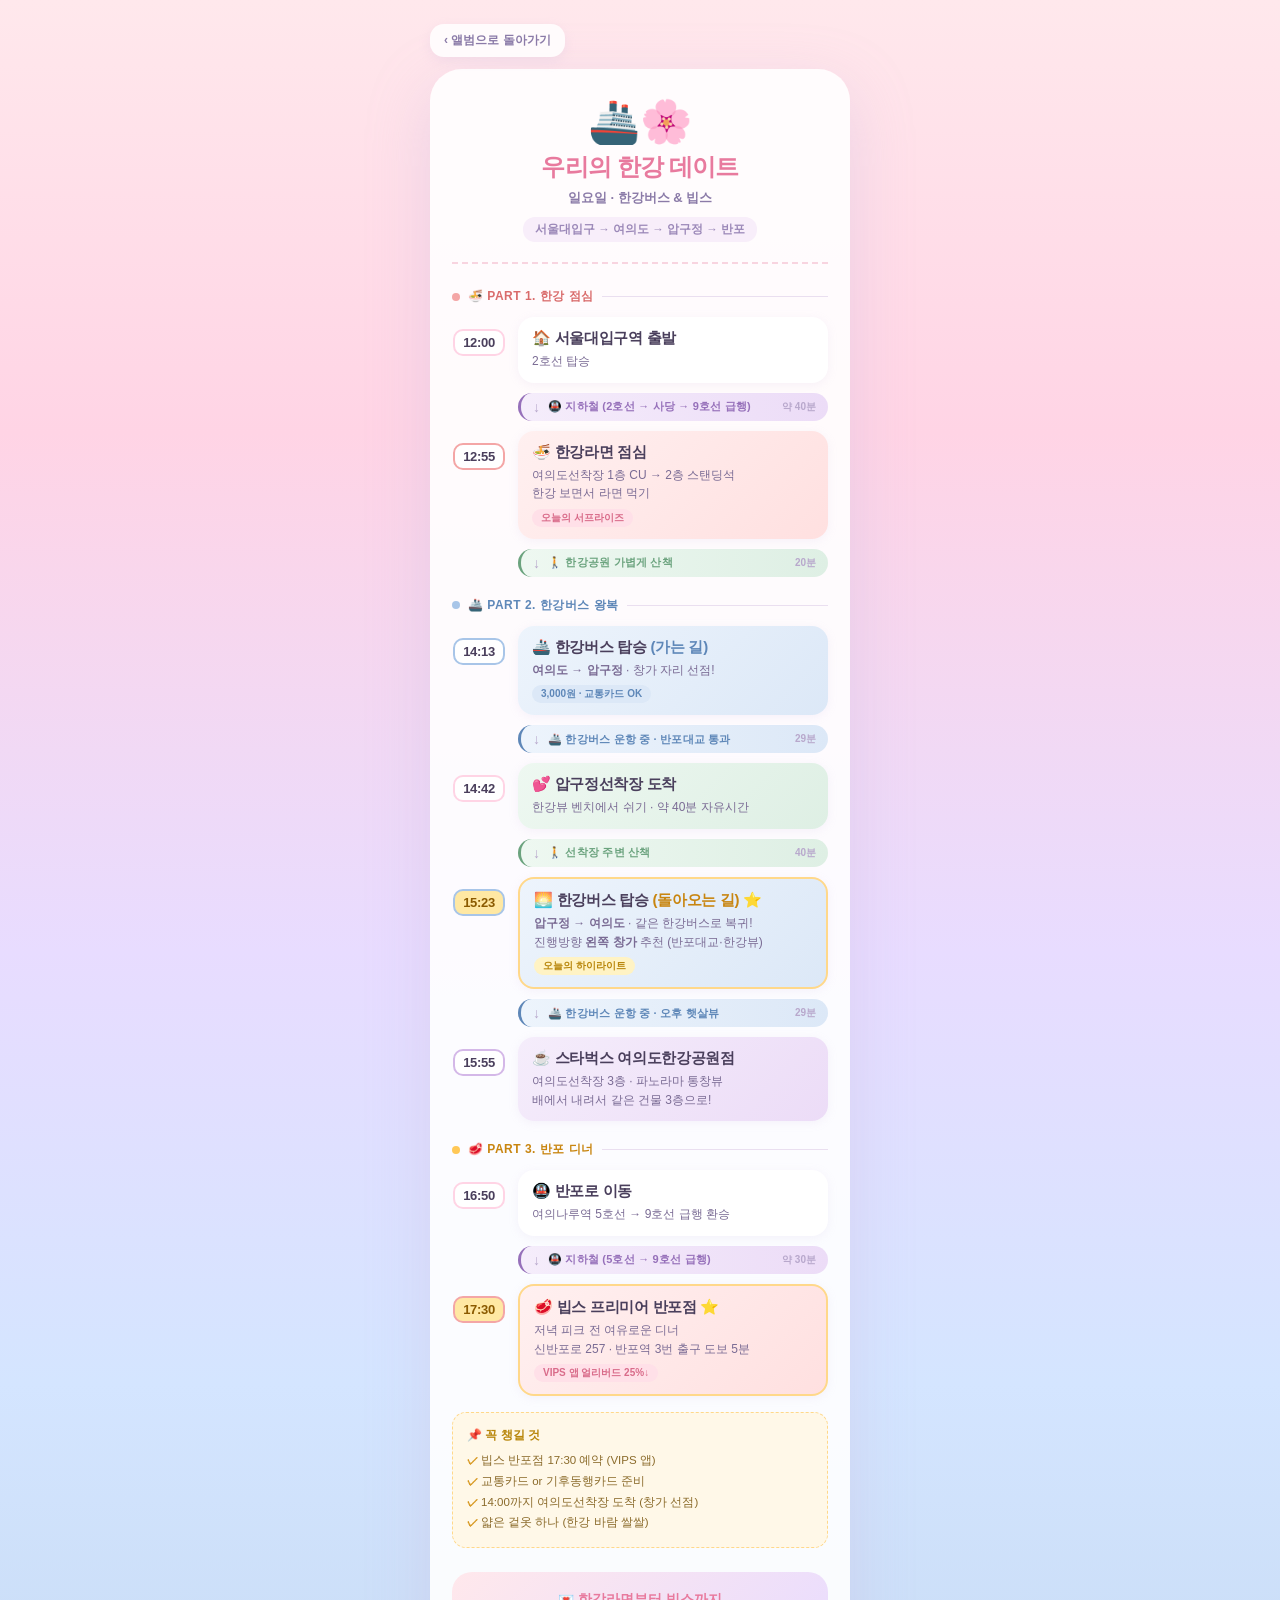
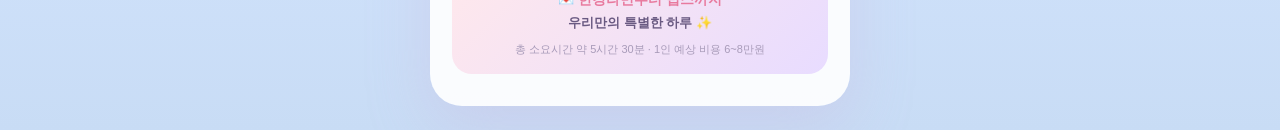
<file: dates/2025-XX-XX_hangang.html>
<!DOCTYPE html>
<html lang="ko">
<head>
<meta charset="UTF-8">
<meta name="viewport" content="width=device-width, initial-scale=1.0">
<title>우리의 한강 데이트 🚢🌸</title>
<style>
  * { margin: 0; padding: 0; box-sizing: border-box; }
  html, body { -webkit-font-smoothing: antialiased; }
  body {
    font-family: 'Apple SD Gothic Neo', 'Malgun Gothic', -apple-system, sans-serif;
    background: linear-gradient(180deg, #FFE8EC 0%, #FFD4E5 25%, #E8DCFF 55%, #D4E5FF 80%, #C8DCF5 100%);
    padding: 24px 16px;
    color: #4A3F5C;
    min-height: 100vh;
  }
  .back-btn-wrap { max-width: 420px; margin: 0 auto 12px; }
  .back-btn {
    display: inline-flex;
    align-items: center;
    gap: 6px;
    padding: 8px 14px;
    background: rgba(255, 255, 255, 0.85);
    border-radius: 14px;
    font-size: 12px;
    font-weight: 700;
    color: #8B7BA8;
    text-decoration: none;
    box-shadow: 0 4px 12px rgba(200, 180, 220, 0.2);
  }
  .container {
    max-width: 420px;
    margin: 0 auto;
    background: rgba(255, 255, 255, 0.9);
    border-radius: 32px;
    padding: 32px 22px;
    box-shadow: 0 20px 60px rgba(200, 180, 220, 0.35);
  }

  /* ==== HEADER ==== */
  .header {
    text-align: center;
    margin-bottom: 24px;
    padding-bottom: 20px;
    border-bottom: 2px dashed #F8D4E0;
  }
  .header .emoji { font-size: 42px; margin-bottom: 8px; line-height: 1; }
  .header h1 {
    font-size: 24px;
    color: #E87A9E;
    font-weight: 800;
    letter-spacing: -0.8px;
    margin-bottom: 6px;
  }
  .header .date {
    font-size: 13px;
    color: #8B7BA8;
    font-weight: 700;
    margin-bottom: 4px;
  }
  .header .route {
    display: inline-block;
    font-size: 11.5px;
    color: #9B88B8;
    background: #F8EEFA;
    padding: 5px 12px;
    border-radius: 12px;
    margin-top: 6px;
    font-weight: 600;
  }

  /* ==== SECTION LABEL ==== */
  .section-label {
    display: flex;
    align-items: center;
    margin: 20px 0 12px 0;
    gap: 8px;
  }
  .section-label:first-of-type { margin-top: 4px; }
  .section-label .dot {
    width: 8px;
    height: 8px;
    border-radius: 50%;
  }
  .section-label .text {
    font-size: 12px;
    font-weight: 800;
    letter-spacing: 0.5px;
  }
  .section-label .line {
    flex: 1;
    height: 1px;
    background: #EADFF0;
  }
  .sec-1 .dot { background: #F4A6A6; }
  .sec-1 .text { color: #D96B6B; }
  .sec-2 .dot { background: #A8C5E8; }
  .sec-2 .text { color: #5E87B8; }
  .sec-3 .dot { background: #FFC857; }
  .sec-3 .text { color: #C88510; }

  /* ==== TIMELINE ITEM ==== */
  .item {
    display: flex;
    gap: 12px;
    margin-bottom: 10px;
    align-items: stretch;
  }
  .time-col {
    flex-shrink: 0;
    width: 54px;
    display: flex;
    flex-direction: column;
    align-items: center;
    padding-top: 12px;
  }
  .time-badge {
    font-size: 13px;
    font-weight: 800;
    color: #4A3F5C;
    background: #FFFFFF;
    padding: 4px 8px;
    border-radius: 10px;
    border: 2px solid #FFD4E5;
    letter-spacing: -0.3px;
  }
  .item.highlight .time-badge {
    background: #FFE8A3;
    border-color: #FFC857;
    color: #8B5A00;
  }
  .item.boat .time-badge { border-color: #A8C5E8; }
  .item.food .time-badge { border-color: #F4A6A6; }
  .item.cafe .time-badge { border-color: #D4B8E8; }

  .card {
    flex: 1;
    background: #FFFFFF;
    border-radius: 16px;
    padding: 12px 14px;
    box-shadow: 0 2px 10px rgba(200, 180, 220, 0.15);
    position: relative;
  }
  .item.highlight .card {
    background: linear-gradient(135deg, #FFF4D6 0%, #FFE8C2 100%);
    border: 2px solid #FFD88A;
  }
  .item.boat .card {
    background: linear-gradient(135deg, #EDF4FC 0%, #DCE8F7 100%);
  }
  .item.food .card {
    background: linear-gradient(135deg, #FFF0F0 0%, #FFE0E0 100%);
  }
  .item.cafe .card {
    background: linear-gradient(135deg, #F5EDFB 0%, #ECDCF7 100%);
  }
  .item.walk .card {
    background: linear-gradient(135deg, #EEF8F1 0%, #DEEFE4 100%);
  }

  .card .title {
    font-size: 15px;
    font-weight: 800;
    color: #4A3F5C;
    margin-bottom: 4px;
    letter-spacing: -0.3px;
  }
  .card .desc {
    font-size: 12px;
    color: #7A6B94;
    line-height: 1.55;
  }
  .card .tag {
    display: inline-block;
    padding: 2px 9px;
    background: #FFE0E8;
    border-radius: 10px;
    font-size: 10px;
    color: #D96B8A;
    margin-top: 6px;
    font-weight: 700;
  }
  .card .tag.yellow { background: #FFF3C4; color: #B8860B; }
  .card .tag.blue { background: #DCE8F7; color: #5E87B8; }
  .card .tag.green { background: #E0F0E6; color: #5A9670; }

  /* ==== TRANSPORT ARROW ==== */
  .transport {
    display: flex;
    align-items: center;
    gap: 8px;
    margin: 0 0 10px 66px;
    padding: 6px 12px;
    background: rgba(255, 255, 255, 0.6);
    border-radius: 20px;
    border-left: 3px solid #D4B8E8;
  }
  .transport .arrow {
    font-size: 14px;
    color: #B8A8CC;
  }
  .transport .mode {
    font-size: 11px;
    color: #8B7BA8;
    font-weight: 700;
    letter-spacing: 0.2px;
  }
  .transport .duration {
    font-size: 10px;
    color: #B8A8CC;
    font-weight: 600;
    margin-left: auto;
  }
  .transport.boat-mode {
    background: linear-gradient(90deg, #EDF4FC, #DCE8F7);
    border-left-color: #5E87B8;
  }
  .transport.boat-mode .mode { color: #5E87B8; }
  .transport.subway-mode {
    background: linear-gradient(90deg, #F5EDFB, #ECDCF7);
    border-left-color: #9670BA;
  }
  .transport.subway-mode .mode { color: #9670BA; }
  .transport.walk-mode {
    background: linear-gradient(90deg, #EEF8F1, #DEEFE4);
    border-left-color: #6BA37E;
  }
  .transport.walk-mode .mode { color: #6BA37E; }

  /* ==== FOOTER ==== */
  .footer {
    margin-top: 24px;
    padding: 16px;
    background: linear-gradient(135deg, #FFE8EC 0%, #E8DCFF 100%);
    border-radius: 20px;
    text-align: center;
    font-size: 13px;
    color: #6A5A82;
    line-height: 1.7;
    font-weight: 600;
  }
  .footer .heart {
    color: #E87A9E;
    font-weight: 800;
    font-size: 14px;
  }
  .footer .small {
    display: block;
    font-size: 11px;
    color: #A89BB9;
    margin-top: 6px;
    font-weight: 500;
  }

  /* ==== INFO BOX ==== */
  .info-box {
    margin-top: 16px;
    padding: 14px;
    background: #FFF8E8;
    border-radius: 14px;
    border: 1.5px dashed #FFD88A;
  }
  .info-box .info-title {
    font-size: 12px;
    font-weight: 800;
    color: #B8860B;
    margin-bottom: 6px;
  }
  .info-box .info-list {
    font-size: 11.5px;
    color: #8B6B2B;
    line-height: 1.8;
  }
  .info-box .info-list div { padding-left: 14px; position: relative; }
  .info-box .info-list div::before {
    content: '✓';
    position: absolute;
    left: 0;
    color: #D4900F;
    font-weight: 800;
  }
</style>
</head>
<body>
  <div class="back-btn-wrap">
    <a href="../index.html" class="back-btn">‹ 앨범으로 돌아가기</a>
  </div>
  <div class="container">

    <!-- HEADER -->
    <div class="header">
      <div class="emoji">🚢🌸</div>
      <h1>우리의 한강 데이트</h1>
      <div class="date">일요일 · 한강버스 &amp; 빕스</div>
      <div class="route">서울대입구 → 여의도 → 압구정 → 반포</div>
    </div>

    <!-- SECTION 1: 점심 & 출발 -->
    <div class="section-label sec-1">
      <div class="dot"></div>
      <div class="text">🍜 PART 1. 한강 점심</div>
      <div class="line"></div>
    </div>

    <div class="item">
      <div class="time-col"><div class="time-badge">12:00</div></div>
      <div class="card">
        <div class="title">🏠 서울대입구역 출발</div>
        <div class="desc">2호선 탑승</div>
      </div>
    </div>

    <div class="transport subway-mode">
      <span class="arrow">↓</span>
      <span class="mode">🚇 지하철 (2호선 → 사당 → 9호선 급행)</span>
      <span class="duration">약 40분</span>
    </div>

    <div class="item food">
      <div class="time-col"><div class="time-badge">12:55</div></div>
      <div class="card">
        <div class="title">🍜 한강라면 점심</div>
        <div class="desc">여의도선착장 1층 CU → 2층 스탠딩석<br>한강 보면서 라면 먹기</div>
        <span class="tag">오늘의 서프라이즈</span>
      </div>
    </div>

    <div class="transport walk-mode">
      <span class="arrow">↓</span>
      <span class="mode">🚶 한강공원 가볍게 산책</span>
      <span class="duration">20분</span>
    </div>

    <!-- SECTION 2: 한강버스 -->
    <div class="section-label sec-2">
      <div class="dot"></div>
      <div class="text">🚢 PART 2. 한강버스 왕복</div>
      <div class="line"></div>
    </div>

    <div class="item boat">
      <div class="time-col"><div class="time-badge">14:13</div></div>
      <div class="card">
        <div class="title">🚢 한강버스 탑승 <span style="color:#5E87B8;">(가는 길)</span></div>
        <div class="desc"><b>여의도 → 압구정</b> · 창가 자리 선점!</div>
        <span class="tag blue">3,000원 · 교통카드 OK</span>
      </div>
    </div>

    <div class="transport boat-mode">
      <span class="arrow">↓</span>
      <span class="mode">🚢 한강버스 운항 중 · 반포대교 통과</span>
      <span class="duration">29분</span>
    </div>

    <div class="item walk">
      <div class="time-col"><div class="time-badge">14:42</div></div>
      <div class="card">
        <div class="title">💕 압구정선착장 도착</div>
        <div class="desc">한강뷰 벤치에서 쉬기 · 약 40분 자유시간</div>
      </div>
    </div>

    <div class="transport walk-mode">
      <span class="arrow">↓</span>
      <span class="mode">🚶 선착장 주변 산책</span>
      <span class="duration">40분</span>
    </div>

    <div class="item boat highlight">
      <div class="time-col"><div class="time-badge">15:23</div></div>
      <div class="card">
        <div class="title">🌅 한강버스 탑승 <span style="color:#C88510;">(돌아오는 길) ⭐</span></div>
        <div class="desc"><b>압구정 → 여의도</b> · 같은 한강버스로 복귀!<br>진행방향 <b>왼쪽 창가</b> 추천 (반포대교·한강뷰)</div>
        <span class="tag yellow">오늘의 하이라이트</span>
      </div>
    </div>

    <div class="transport boat-mode">
      <span class="arrow">↓</span>
      <span class="mode">🚢 한강버스 운항 중 · 오후 햇살뷰</span>
      <span class="duration">29분</span>
    </div>

    <div class="item cafe">
      <div class="time-col"><div class="time-badge">15:55</div></div>
      <div class="card">
        <div class="title">☕ 스타벅스 여의도한강공원점</div>
        <div class="desc">여의도선착장 3층 · 파노라마 통창뷰<br>배에서 내려서 같은 건물 3층으로!</div>
      </div>
    </div>

    <!-- SECTION 3: 반포 저녁 -->
    <div class="section-label sec-3">
      <div class="dot"></div>
      <div class="text">🥩 PART 3. 반포 디너</div>
      <div class="line"></div>
    </div>

    <div class="item">
      <div class="time-col"><div class="time-badge">16:50</div></div>
      <div class="card">
        <div class="title">🚇 반포로 이동</div>
        <div class="desc">여의나루역 5호선 → 9호선 급행 환승</div>
      </div>
    </div>

    <div class="transport subway-mode">
      <span class="arrow">↓</span>
      <span class="mode">🚇 지하철 (5호선 → 9호선 급행)</span>
      <span class="duration">약 30분</span>
    </div>

    <div class="item food highlight">
      <div class="time-col"><div class="time-badge">17:30</div></div>
      <div class="card">
        <div class="title">🥩 빕스 프리미어 반포점 ⭐</div>
        <div class="desc">저녁 피크 전 여유로운 디너<br>신반포로 257 · 반포역 3번 출구 도보 5분</div>
        <span class="tag">VIPS 앱 얼리버드 25%↓</span>
      </div>
    </div>

    <!-- INFO BOX -->
    <div class="info-box">
      <div class="info-title">📌 꼭 챙길 것</div>
      <div class="info-list">
        <div>빕스 반포점 17:30 예약 (VIPS 앱)</div>
        <div>교통카드 or 기후동행카드 준비</div>
        <div>14:00까지 여의도선착장 도착 (창가 선점)</div>
        <div>얇은 겉옷 하나 (한강 바람 쌀쌀)</div>
      </div>
    </div>

    <!-- FOOTER -->
    <div class="footer">
      💌 <span class="heart">한강라면부터 빕스까지</span><br>
      우리만의 특별한 하루 ✨
      <span class="small">총 소요시간 약 5시간 30분 · 1인 예상 비용 6~8만원</span>
    </div>

  </div>
</body>
</html>
</file>
